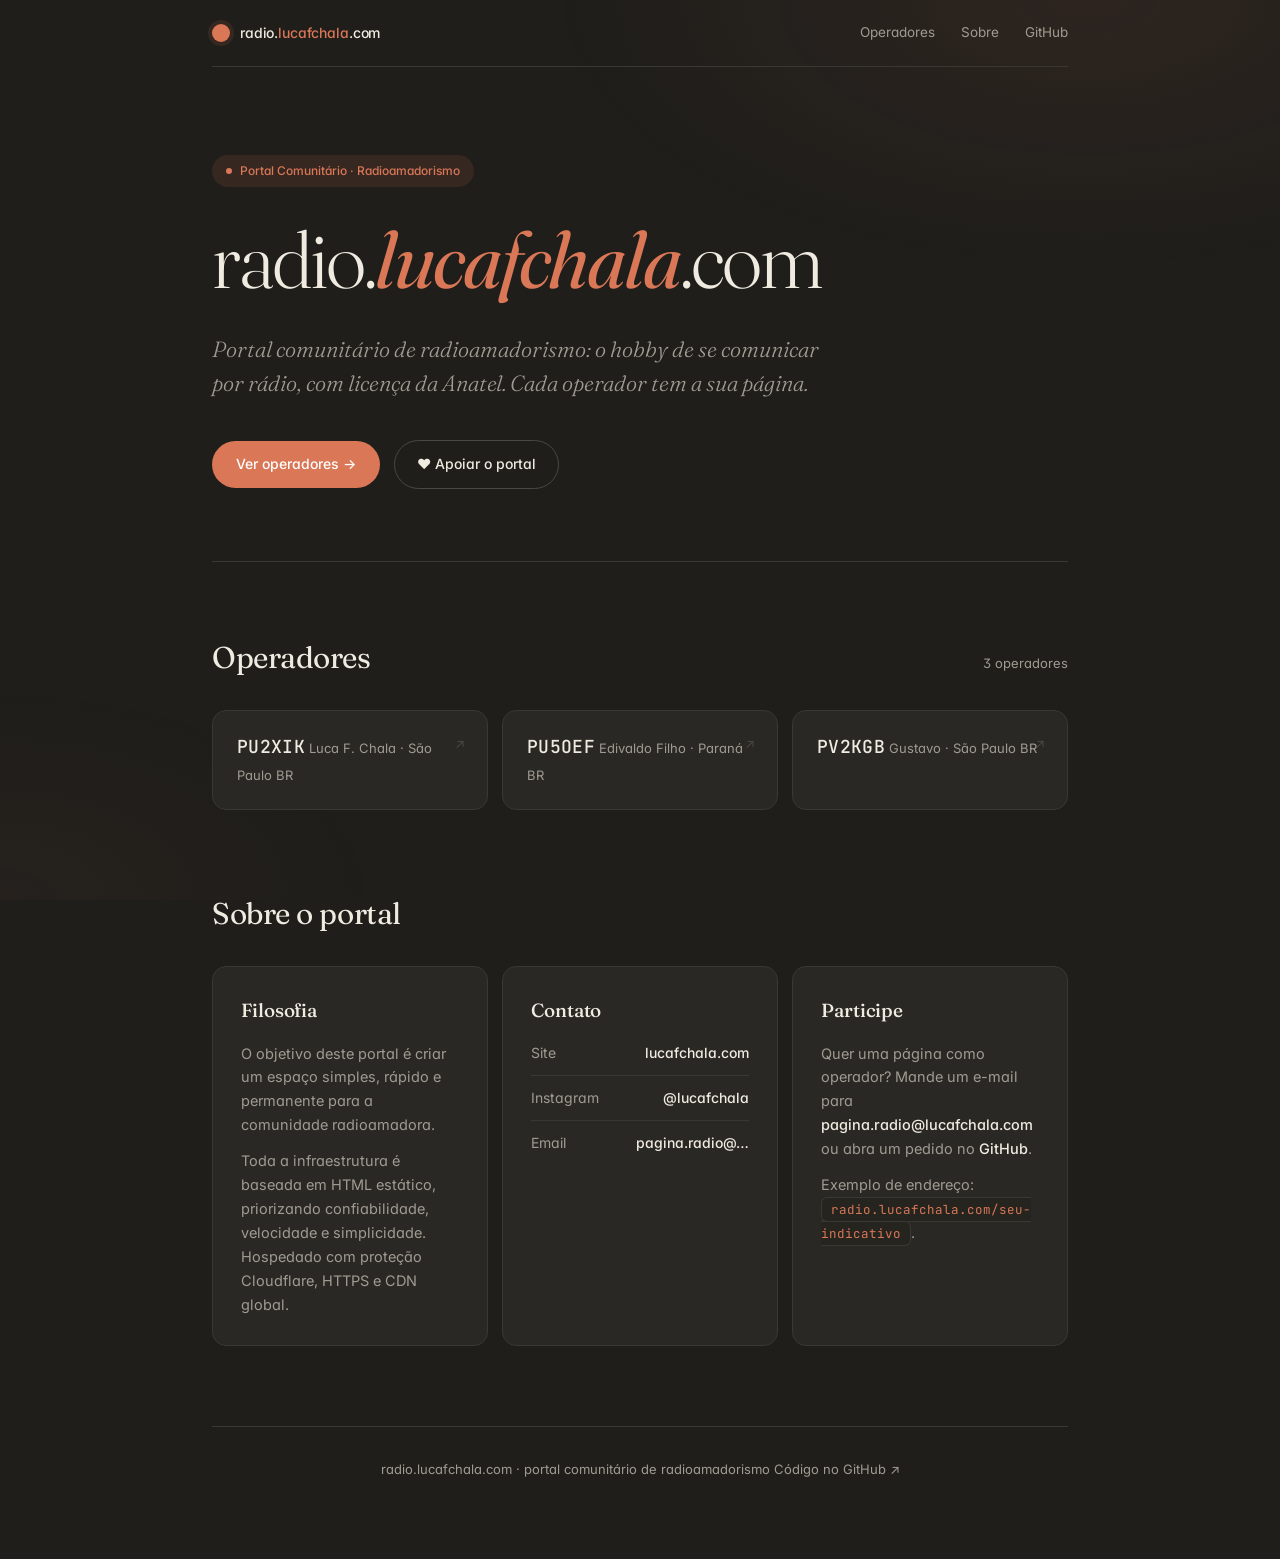
<file: index.html>
<!DOCTYPE html>
<html lang="pt-BR">

<head>
    <meta charset="UTF-8">
    <meta name="viewport" content="width=device-width, initial-scale=1.0">

    <!-- ── SEO Básico ── -->
    <title>radio.lucafchala.com — Portal Comunitário de Radioamadorismo</title>
    <meta name="description" content="Portal comunitário de radioamadorismo: páginas de operadores PY/PU, rastreamento APRS (posição por rádio) e modos digitais. Hospedado com Cloudflare Pages.">
    <meta name="keywords" content="radioamadorismo, APRS, VHF, UHF, DMR, rádio digital, PU2XIK, PU5OEF, PV2KGB, Brasil, ham radio">
    <meta name="author" content="Luca F. Chala — PU2XIK">
    <meta name="robots" content="index, follow">
    <meta name="theme-color" content="#1F1E1B">
    <link rel="canonical" href="https://radio.lucafchala.com/">

    <!-- ── Open Graph (WhatsApp, Facebook, Discord, Telegram) ── -->
    <meta property="og:type"        content="website">
    <meta property="og:url"         content="https://radio.lucafchala.com/">
    <meta property="og:title"       content="radio.lucafchala.com — Portal Comunitário de Radioamadorismo">
    <meta property="og:description" content="Portal comunitário de radioamadorismo: páginas de operadores PY/PU, rastreamento APRS (posição por rádio) e modos digitais.">
    <meta property="og:image"       content="https://radio.lucafchala.com/pu5oef/og-image.png">
    <meta property="og:image:width"  content="1200">
    <meta property="og:image:height" content="630">
    <meta property="og:locale"      content="pt_BR">
    <meta property="og:site_name"   content="Portal de Rádio — lucafchala.com">

    <!-- ── Twitter / X Card ── -->
    <meta name="twitter:card"        content="summary_large_image">
    <meta name="twitter:url"         content="https://radio.lucafchala.com/">
    <meta name="twitter:title"       content="radio.lucafchala.com — Portal Comunitário de Radioamadorismo">
    <meta name="twitter:description" content="Portal comunitário de radioamadorismo: páginas de operadores PY/PU, rastreamento APRS (posição por rádio) e modos digitais.">
    <meta name="twitter:image"       content="https://radio.lucafchala.com/pu5oef/og-image.png">

    <!-- ── Schema.org (Google) ── -->
    <script type="application/ld+json">
    {
      "@context": "https://schema.org",
      "@type": "WebSite",
      "name": "radio.lucafchala.com",
      "url": "https://radio.lucafchala.com/",
      "description": "Portal comunitário dedicado ao radioamadorismo, APRS, RF e modos digitais.",
      "publisher": {
        "@type": "Person",
        "name": "Luca F. Chala",
        "identifier": "PU2XIK",
        "url": "https://lucafchala.com"
      }
    }
    </script>

    <link rel="icon" type="image/svg+xml" href="favicon.svg">

    <link rel="stylesheet" href="/style.css">
    <link rel="stylesheet" href="/index.css">
</head>

<body>

<div class="container">

    <!-- ── Topbar ── -->
    <nav class="topbar">
        <a class="topbar-brand" href="/">
            <span class="topbar-brand-mark"></span>
            <span class="topbar-brand-text">radio.<em>lucafchala</em>.com</span>
        </a>
        <div class="topbar-nav">
            <a href="#operadores">Operadores</a>
            <a href="#portal">Sobre</a>
            <a href="https://github.com/lucafchala/portal_radio" target="_blank" rel="noopener">GitHub</a>
        </div>
    </nav>

    <!-- ── Hero ── -->
    <header class="hero">
        <div class="hero-eyebrow">Portal Comunitário · Radioamadorismo</div>

        <h1>radio.<em>lucafchala</em>.com</h1>

        <p class="hero-sub">
            Portal comunitário de radioamadorismo: o hobby de se comunicar
            por rádio, com licença da Anatel. Cada operador tem a sua página.
        </p>

        <div class="hero-actions">
            <a class="btn-primary" href="#operadores">
                Ver operadores →
            </a>
            <a class="btn-secondary" href="/doacoes/">
                ♥ Apoiar o portal
            </a>
        </div>
    </header>

    <!-- ── Operadores ── -->
    <section class="section" id="operadores">
        <div class="section-head">
            <h2 class="section-title">Operadores</h2>
            <span class="section-meta">3 operadores</span>
        </div>

        <div class="op-grid">

            <a class="op-card" href="/pu2xik/">
                <span class="op-callsign">PU2XIK</span>
                <span class="op-name">Luca F. Chala · São Paulo BR</span>
                <span class="op-arrow">↗</span>
            </a>

            <a class="op-card" href="/pu5oef/">
                <span class="op-callsign">PU5OEF</span>
                <span class="op-name">Edivaldo Filho · Paraná BR</span>
                <span class="op-arrow">↗</span>
            </a>

            <a class="op-card" href="/pv2kgb/">
                <span class="op-callsign">PV2KGB</span>
                <span class="op-name">Gustavo · São Paulo BR</span>
                <span class="op-arrow">↗</span>
            </a>
        </div>
        <!-- A página /pu2xyz/ é só o modelo para novos operadores: não entra na lista. -->
    </section>

    <!-- ── Sobre o portal ── -->
    <section class="section" id="portal">
        <div class="section-head">
            <h2 class="section-title">Sobre o portal</h2>
        </div>

        <div class="panel-row">

            <div class="panel">
                <h2>Filosofia</h2>
                <p>O objetivo deste portal é criar um espaço simples, rápido e permanente para a comunidade radioamadora.</p>
                <p>Toda a infraestrutura é baseada em HTML estático, priorizando confiabilidade, velocidade e simplicidade. Hospedado com proteção Cloudflare, HTTPS e CDN global.</p>
            </div>

            <div class="panel">
                <h2>Contato</h2>
                <ul>
                    <li>
                        <span>Site</span>
                        <a href="https://lucafchala.com" target="_blank" rel="noopener">lucafchala.com</a>
                    </li>
                    <li>
                        <span>Instagram</span>
                        <a href="https://lucafchala.com/instagram" target="_blank" rel="noopener">@lucafchala</a>
                    </li>
                    <li>
                        <span>Email</span>
                        <a href="mailto:pagina.radio@lucafchala.com">pagina.radio@…</a>
                    </li>
                </ul>
            </div>

            <div class="panel">
                <h2>Participe</h2>
                <p>Quer uma página como operador? Mande um e-mail para <a href="mailto:pagina.radio@lucafchala.com">pagina.radio@lucafchala.com</a> ou abra um pedido no <a href="https://github.com/lucafchala/portal_radio/issues" target="_blank" rel="noopener">GitHub</a>.</p>
                <p>Exemplo de endereço: <code>radio.lucafchala.com/seu-indicativo</code>.</p>
            </div>

        </div>
    </section>

    <footer>
        <span>radio.lucafchala.com · portal comunitário de radioamadorismo</span>
        <a href="https://github.com/lucafchala/portal_radio" target="_blank" rel="noopener">Código no GitHub ↗</a>
    </footer>

</div>

  <!-- Aviso de lançamento de álbum do fotos: só desenha algo com um álbum lançado em destaque. Ver o README. -->
  <script src="https://fotos.lucafchala.com/destaque.js" async></script>
</body>
</html>
</file>
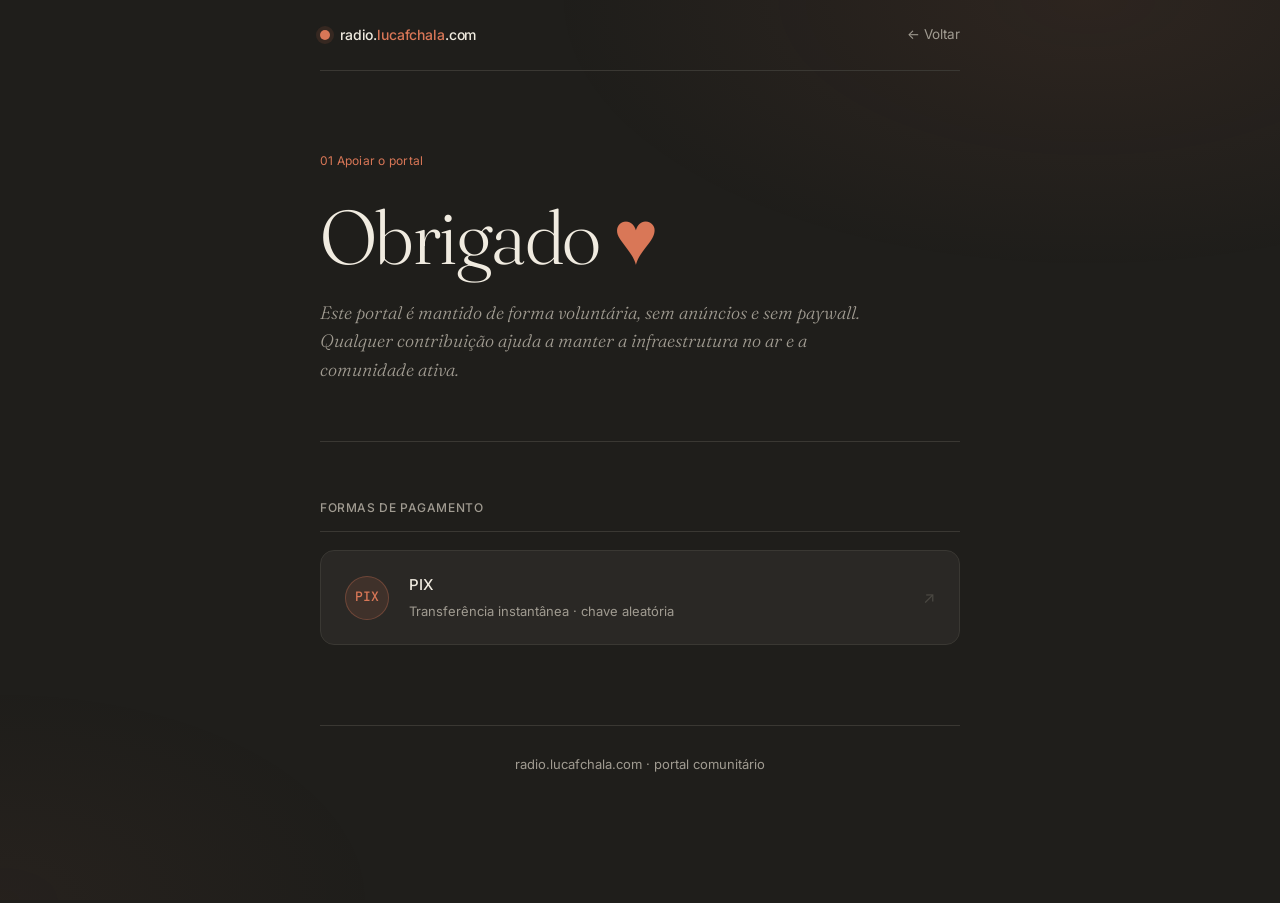
<file: doacoes/index.html>
<!DOCTYPE html>
<html lang="pt-BR">

<head>
    <meta charset="UTF-8">
    <meta name="viewport" content="width=device-width, initial-scale=1.0">
    <title>Apoiar o Portal — radio.lucafchala.com</title>
    <meta name="robots" content="noindex">
    <meta name="theme-color" content="#0A0B0D">
    <link rel="icon" type="image/svg+xml" href="/favicon.svg">
    <link rel="stylesheet" href="../style.css">
    <link rel="stylesheet" href="style.css">
</head>

<body>

<div class="container">

    <!-- ── Topbar ── -->
    <nav class="topbar">
        <a class="brand" href="/">
            <span class="brand-dot"></span>
            <span class="brand-text">radio.<em>lucafchala</em>.com</span>
        </a>
        <a class="back-link" href="/">← Voltar</a>
    </nav>

    <!-- ── Hero ── -->
    <header class="hero">
        <div class="section-num"><span>01</span> Apoiar o portal</div>
        <h1>Obrigado <span class="heart">♥</span></h1>
        <p>
            Este portal é mantido de forma voluntária, sem anúncios e sem paywall.
            Qualquer contribuição ajuda a manter a infraestrutura no ar
            e a comunidade ativa.
        </p>
    </header>

    <!-- ── Métodos ── -->
    <section>
        <div class="section-label">Formas de pagamento</div>

        <div class="methods-list">

            <div class="method-card" onclick="openPix()">
                <div class="method-icon">PIX</div>
                <div class="method-body">
                    <div class="method-name">PIX</div>
                    <div class="method-desc">Transferência instantânea · chave aleatória</div>
                </div>
                <span class="method-arrow">↗</span>
            </div>

            <!-- futuras formas de pagamento aqui -->

        </div>
    </section>

    <footer>
        radio.lucafchala.com · portal comunitário
    </footer>

</div>

<!-- Modal PIX -->
<div id="pix-modal" class="modal-overlay" style="display:none">
    <div class="modal-box">
        <h2>Pagamento via PIX</h2>
        <div class="modal-titular">Titular · Luca F Chala</div>
        <img src="/pix-qr.jpg" alt="QR Code PIX">
        <div class="modal-label">Chave PIX (aleatória)</div>
        <code class="pix-key">eb754dfc-2463-468c-8187-1a1c6f448937</code>
        <div class="modal-actions">
            <button class="copy-btn" onclick="copyPix()">Copiar chave</button>
            <button class="close-btn" onclick="closePix()">Fechar</button>
        </div>
    </div>
</div>

<script src="script.js"></script>

  <!-- Aviso de lançamento de álbum do fotos: só desenha algo com um álbum lançado em destaque. Ver o README. -->
  <script src="https://fotos.lucafchala.com/destaque.js" async></script>
</body>
</html>
</file>
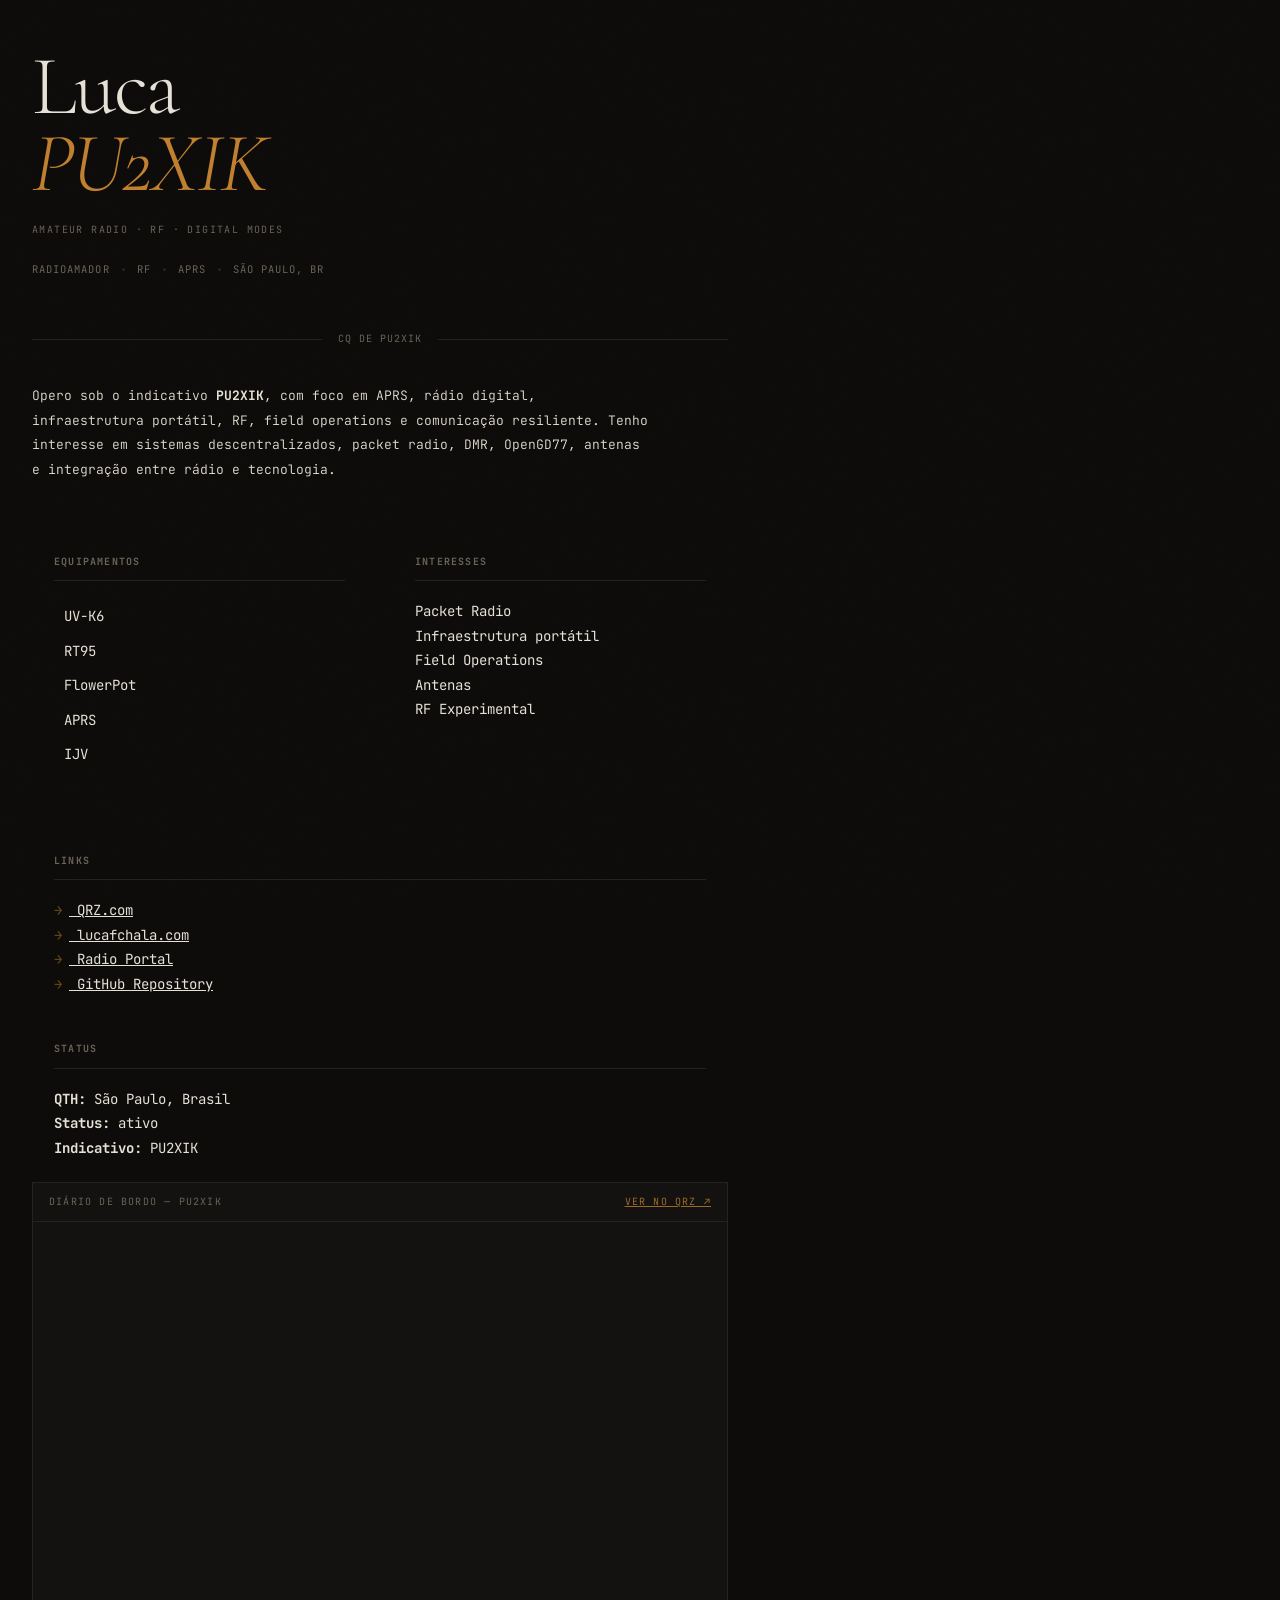
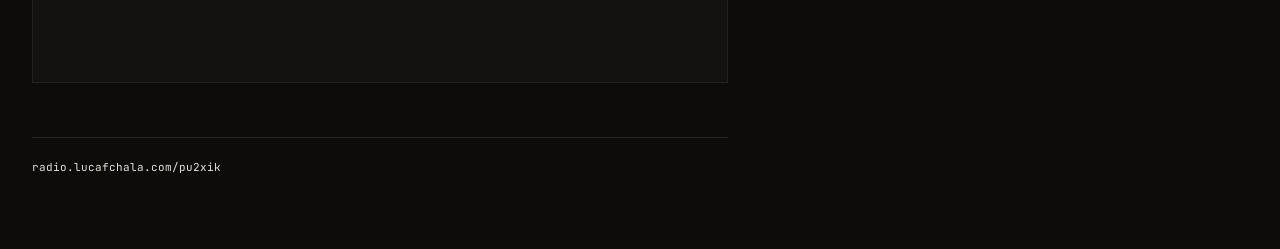
<file: pu2xik/index.html>
<!DOCTYPE html>
<html lang="pt-BR" data-theme="dark">

<head>
    <meta charset="UTF-8">
    <meta name="viewport" content="width=device-width, initial-scale=1.0">

    <!-- ── SEO Básico ── -->
    <title>PU2XIK — Luca F. Chala | Radioamador São Paulo</title>
    <meta name="description" content="Página de Luca F. Chala (PU2XIK), radioamador de São Paulo com foco em APRS, rádio digital, DMR, OpenGD77 e infraestrutura portátil.">
    <meta name="keywords" content="PU2XIK, radioamador, APRS, DMR, OpenGD77, packet radio, VHF, São Paulo, Brasil, ham radio">
    <meta name="author" content="Luca F. Chala — PU2XIK">
    <meta name="robots" content="index, follow">
    <meta name="theme-color" content="#0d0c0a">
    <link rel="canonical" href="https://radio.lucafchala.com/pu2xik/">

    <!-- ── Open Graph (WhatsApp, Facebook, Discord, Telegram) ── -->
    <meta property="og:type"        content="website">
    <meta property="og:url"         content="https://radio.lucafchala.com/pu2xik/">
    <meta property="og:title"       content="PU2XIK — Luca F. Chala | Radioamador São Paulo">
    <meta property="og:description" content="Radioamador de São Paulo com foco em APRS, rádio digital, DMR, OpenGD77 e infraestrutura portátil. RF experimental e field operations.">
    <meta property="og:image"       content="https://radio.lucafchala.com/pu5oef/og-image.png">
    <meta property="og:image:width"  content="1200">
    <meta property="og:image:height" content="630">
    <meta property="og:locale"      content="pt_BR">
    <meta property="og:site_name"   content="Portal de Rádio — lucafchala.com">

    <!-- ── Twitter / X Card ── -->
    <meta name="twitter:card"        content="summary_large_image">
    <meta name="twitter:url"         content="https://radio.lucafchala.com/pu2xik/">
    <meta name="twitter:title"       content="PU2XIK — Luca F. Chala | Radioamador São Paulo">
    <meta name="twitter:description" content="Radioamador de São Paulo com foco em APRS, rádio digital, DMR, OpenGD77 e infraestrutura portátil.">
    <meta name="twitter:image"       content="https://radio.lucafchala.com/pu5oef/og-image.png">

    <!-- ── Schema.org (Google) ── -->
    <script type="application/ld+json">
    {
      "@context": "https://schema.org",
      "@type": "ProfilePage",
      "name": "PU2XIK — Luca F. Chala",
      "url": "https://radio.lucafchala.com/pu2xik/",
      "description": "Página de radioamadorismo de Luca F. Chala (PU2XIK), operador de São Paulo.",
      "mainEntity": {
        "@type": "Person",
        "name": "Luca F. Chala",
        "identifier": "PU2XIK",
        "url": "https://radio.lucafchala.com/pu2xik/",
        "sameAs": [
          "https://www.qrz.com/db/PU2XIK",
          "https://lucafchala.com"
        ],
        "address": {
          "@type": "PostalAddress",
          "addressRegion": "São Paulo",
          "addressCountry": "BR"
        }
      }
    }
    </script>

    <link rel="icon" type="image/svg+xml" href="/favicon.svg">

    <link rel="preconnect" href="https://fonts.googleapis.com">
    <link rel="preconnect" href="https://fonts.gstatic.com" crossorigin>
    <link href="https://fonts.googleapis.com/css2?family=Cormorant+Garamond:wght@300;400;600&family=JetBrains+Mono:wght@300;400;500&display=swap" rel="stylesheet">

    <link rel="stylesheet" href="../style.css">
    <link rel="stylesheet" href="style.css">
</head>

<body>

    <header>

        <h1 class="name">
            Luca<br>
            <span class="callsign">PU2XIK</span>
        </h1>

        <p class="micro">
            amateur radio · rf · digital modes
        </p>

        <div class="tagline">
            <span>Radioamador</span>
            <span class="sep"></span>
            <span>RF</span>
            <span class="sep"></span>
            <span>APRS</span>
            <span class="sep"></span>
            <span>São Paulo, BR</span>
        </div>

    </header>

    <div class="rule">CQ DE PU2XIK</div>

    <p class="bio">
        Opero sob o indicativo <strong>PU2XIK</strong>,
        com foco em APRS, rádio digital, infraestrutura portátil,
        RF, field operations e comunicação resiliente.
        Tenho interesse em sistemas descentralizados,
        packet radio, DMR, OpenGD77, antenas e integração
        entre rádio e tecnologia.
    </p>

    <div class="grid">

        <div class="panel">

            <h2>Equipamentos</h2>

            <div class="badge">UV-K6</div>
            <div class="badge">RT95</div>
            <div class="badge">FlowerPot</div>
            <div class="badge">APRS</div>
            <div class="badge">IJV</div>

        </div>

        <div class="panel">

            <h2>Interesses</h2>

            <ul>
                <li>Packet Radio</li>
                <li>Infraestrutura portátil</li>
                <li>Field Operations</li>
                <li>Antenas</li>
                <li>RF Experimental</li>
            </ul>

        </div>

    </div>

    <div class="panel">

        <h2>Links</h2>

        <ul>

            <li>
                <a href="https://www.qrz.com/db/PU2XIK" target="_blank">
                    <span class="arr">→</span> QRZ.com
                </a>
            </li>

            <li>
                <a href="https://lucafchala.com" target="_blank">
                    <span class="arr">→</span> lucafchala.com
                </a>
            </li>

            <li>
                <a href="https://radio.lucafchala.com" target="_blank">
                    <span class="arr">→</span> Radio Portal
                </a>
            </li>

            <li>
                <a href="https://github.com/lucafchala/portal_radio" target="_blank">
                    <span class="arr">→</span> GitHub Repository
                </a>
            </li>

        </ul>

    </div>

    <div class="panel">

        <h2>Status</h2>

        <p><strong>QTH:</strong> São Paulo, Brasil</p>
        <p><strong>Status:</strong> ativo</p>
        <p><strong>Indicativo:</strong> PU2XIK</p>

    </div>

    <!-- ── Logbook QRZ ── -->
    <div class="logbook-wrap">
        <div class="logbook-top">
            <span>Diário de Bordo — PU2XIK</span>
            <a href="https://logbook.qrz.com/lbstat/PU2XIK/" target="_blank" rel="noopener">Ver no QRZ ↗</a>
        </div>
        <iframe
            src="https://logbook.qrz.com/lbstat/PU2XIK/"
            title="Diário de Bordo PU2XIK — QRZ Logbook"
            scrolling="auto"
            loading="lazy"
            referrerpolicy="no-referrer-when-downgrade"
        ></iframe>
    </div>

    <footer>
        radio.lucafchala.com/pu2xik
    </footer>

  <!-- Aviso de lançamento de álbum do fotos: só desenha algo com um álbum lançado em destaque. Ver o README. -->
  <script src="https://fotos.lucafchala.com/destaque.js" async></script>
</body>
</html>
</file>
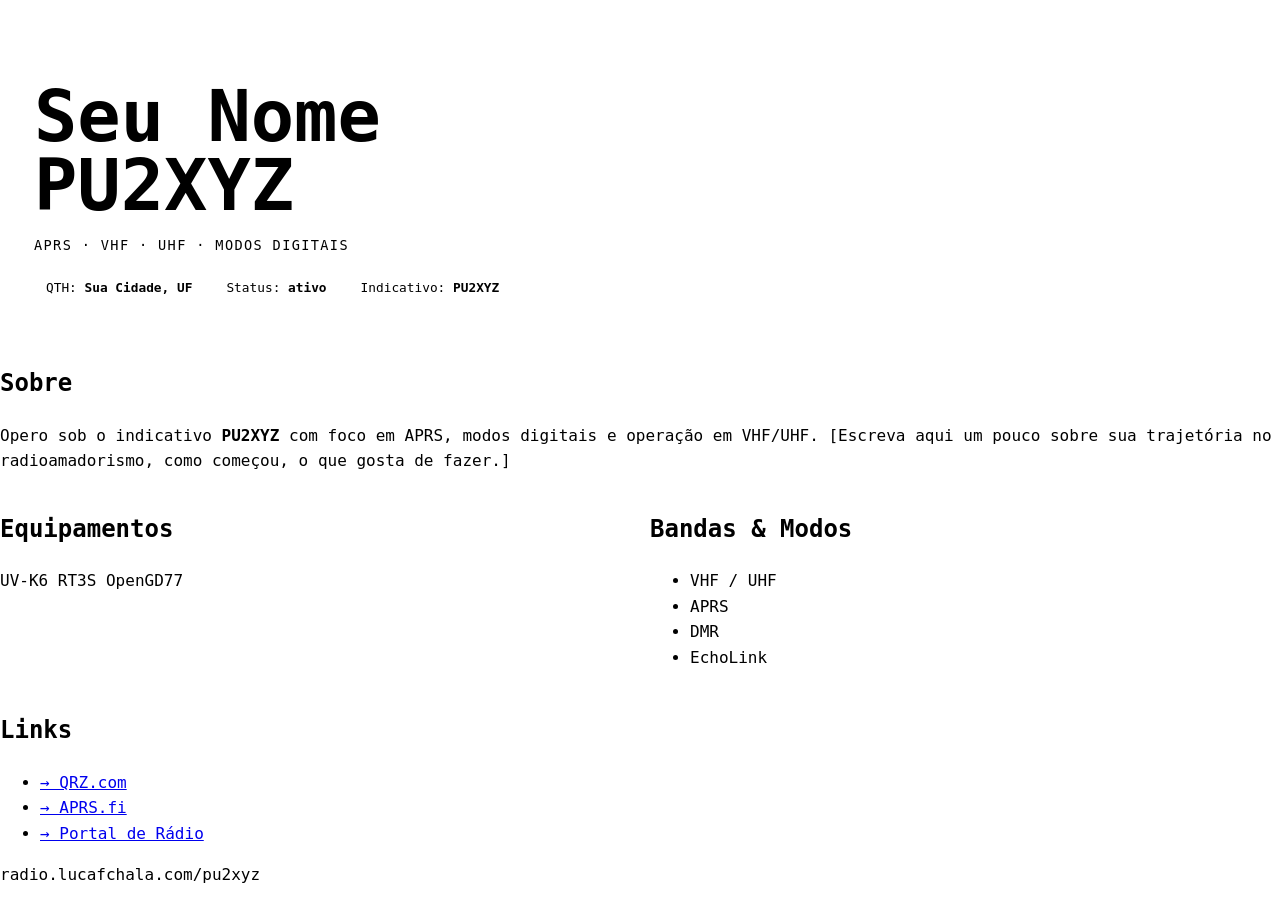
<file: pu2xyz/index.html>
<!DOCTYPE html>
<html lang="pt-BR">

<!--
    ╔══════════════════════════════════════════════════════════════╗
    ║  TEMPLATE DE PÁGINA — radio.lucafchala.com                  ║
    ║  Copie este arquivo para uma nova pasta com seu indicativo  ║
    ║  e substitua todos os valores marcados com [ALTERE AQUI].   ║
    ╚══════════════════════════════════════════════════════════════╝
-->

<head>
    <meta charset="UTF-8">
    <meta name="viewport" content="width=device-width, initial-scale=1.0">

    <!-- ── SEO Básico ── -->
    <!-- [ALTERE AQUI] Substitua PU2XYZ pelo seu indicativo e complete a descrição -->
    <title>PU2XYZ — Operador Exemplo | Radioamador Brasil</title>
    <meta name="description" content="Página de PU2XYZ, radioamador com interesse em APRS, modos digitais e VHF/UHF.">
    <meta name="keywords" content="PU2XYZ, radioamador, APRS, VHF, UHF, Brasil, ham radio">
    <meta name="author" content="PU2XYZ"> <!-- [ALTERE AQUI] -->
    <meta name="robots" content="index, follow">
    <link rel="canonical" href="https://radio.lucafchala.com/pu2xyz/"> <!-- [ALTERE AQUI] -->

    <!-- ── Open Graph ── -->
    <!-- Esses dados controlam como o link aparece no WhatsApp, Discord, etc. -->
    <!-- [ALTERE AQUI] todos os campos abaixo -->
    <meta property="og:type"        content="website">
    <meta property="og:url"         content="https://radio.lucafchala.com/pu2xyz/">
    <meta property="og:title"       content="PU2XYZ — Operador Exemplo | Radioamador Brasil">
    <meta property="og:description" content="Radioamador com interesse em APRS, modos digitais e VHF/UHF.">
    <meta property="og:locale"      content="pt_BR">
    <meta property="og:site_name"   content="Portal de Rádio — lucafchala.com">
    <!-- Opcional: adicione og:image apontando para uma imagem sua (1200x630px) -->
    <!-- <meta property="og:image" content="https://radio.lucafchala.com/pu2xyz/og-image.png"> -->

    <!-- ── Twitter / X Card ── -->
    <meta name="twitter:card"        content="summary">
    <meta name="twitter:title"       content="PU2XYZ — Operador Exemplo">
    <meta name="twitter:description" content="Radioamador com interesse em APRS, modos digitais e VHF/UHF.">

    <!-- ── Schema.org (Google) ── -->
    <!-- [ALTERE AQUI] Substitua os dados abaixo pelos seus -->
    <script type="application/ld+json">
    {
      "@context": "https://schema.org",
      "@type": "ProfilePage",
      "name": "PU2XYZ — Operador Exemplo",
      "url": "https://radio.lucafchala.com/pu2xyz/",
      "description": "Página de radioamadorismo de PU2XYZ.",
      "mainEntity": {
        "@type": "Person",
        "name": "Seu Nome Aqui",
        "identifier": "PU2XYZ",
        "url": "https://radio.lucafchala.com/pu2xyz/",
        "sameAs": [
          "https://www.qrz.com/db/PU2XYZ"
        ],
        "address": {
          "@type": "PostalAddress",
          "addressRegion": "São Paulo",
          "addressCountry": "BR"
        }
      }
    }
    </script>

    <link rel="icon" type="image/svg+xml" href="/favicon.svg">

    <!-- CSS compartilhado do portal (variáveis, reset, componentes base) -->
    <link rel="stylesheet" href="../style.css">

    <link rel="stylesheet" href="style.css">
</head>

<body>

<div class="container">

    <!-- ── Hero ── -->
    <!-- [ALTERE AQUI] Coloque seu nome e indicativo -->
    <div class="hero">
        <h1>
            Seu Nome<br>
            <span class="callsign">PU2XYZ</span>
        </h1>
        <p class="hero-sub">APRS · VHF · UHF · Modos Digitais</p>
        <!-- [ALTERE AQUI] Troque pelas bandas/modos que você opera -->

        <div class="status-row">
            <div class="status-item">QTH: <strong>Sua Cidade, UF</strong></div>
            <div class="status-item">Status: <strong>ativo</strong></div>
            <div class="status-item">Indicativo: <strong>PU2XYZ</strong></div>
        </div>
    </div>

    <!-- ── Sobre ── -->
    <!-- [ALTERE AQUI] Escreva um parágrafo sobre você e sua trajetória no rádio -->
    <div class="panel">
        <h2>Sobre</h2>
        <p>
            Opero sob o indicativo <strong>PU2XYZ</strong> com foco em APRS,
            modos digitais e operação em VHF/UHF. [Escreva aqui um pouco sobre
            sua trajetória no radioamadorismo, como começou, o que gosta de fazer.]
        </p>
    </div>

    <!-- ── Equipamentos + Bandas ── -->
    <div class="grid">

        <!-- [ALTERE AQUI] Liste seus equipamentos como badges -->
        <div class="panel">
            <h2>Equipamentos</h2>
            <span class="badge">UV-K6</span>
            <span class="badge">RT3S</span>
            <span class="badge">OpenGD77</span>
            <!-- Adicione ou remova badges conforme seu equipamento -->
        </div>

        <!-- [ALTERE AQUI] Liste as bandas e modos que você opera -->
        <div class="panel">
            <h2>Bandas &amp; Modos</h2>
            <ul>
                <li>VHF / UHF</li>
                <li>APRS</li>
                <li>DMR</li>
                <li>EchoLink</li>
                <!-- Adicione ou remova conforme necessário -->
            </ul>
        </div>

    </div>

    <!-- ── Links ── -->
    <!-- [ALTERE AQUI] Adicione seus links externos -->
    <div class="panel">
        <h2>Links</h2>
        <ul>
            <li>
                <a href="https://www.qrz.com/db/PU2XYZ" target="_blank" rel="noopener">
                    → QRZ.com
                </a>
            </li>
            <li>
                <a href="https://aprs.fi/info/a/PU2XYZ" target="_blank" rel="noopener">
                    → APRS.fi
                </a>
            </li>
            <li>
                <a href="https://radio.lucafchala.com" target="_blank" rel="noopener">
                    → Portal de Rádio
                </a>
            </li>
            <!-- Adicione outros links: Instagram, site pessoal, etc. -->
        </ul>
    </div>

    <footer>
        radio.lucafchala.com/pu2xyz
        <!-- [ALTERE AQUI] Troque pu2xyz pelo seu indicativo -->
    </footer>

</div>

  <!-- Aviso de lançamento de álbum do fotos: só desenha algo com um álbum lançado em destaque. Ver o README. -->
  <script src="https://fotos.lucafchala.com/destaque.js" async></script>
</body>
</html>
</file>
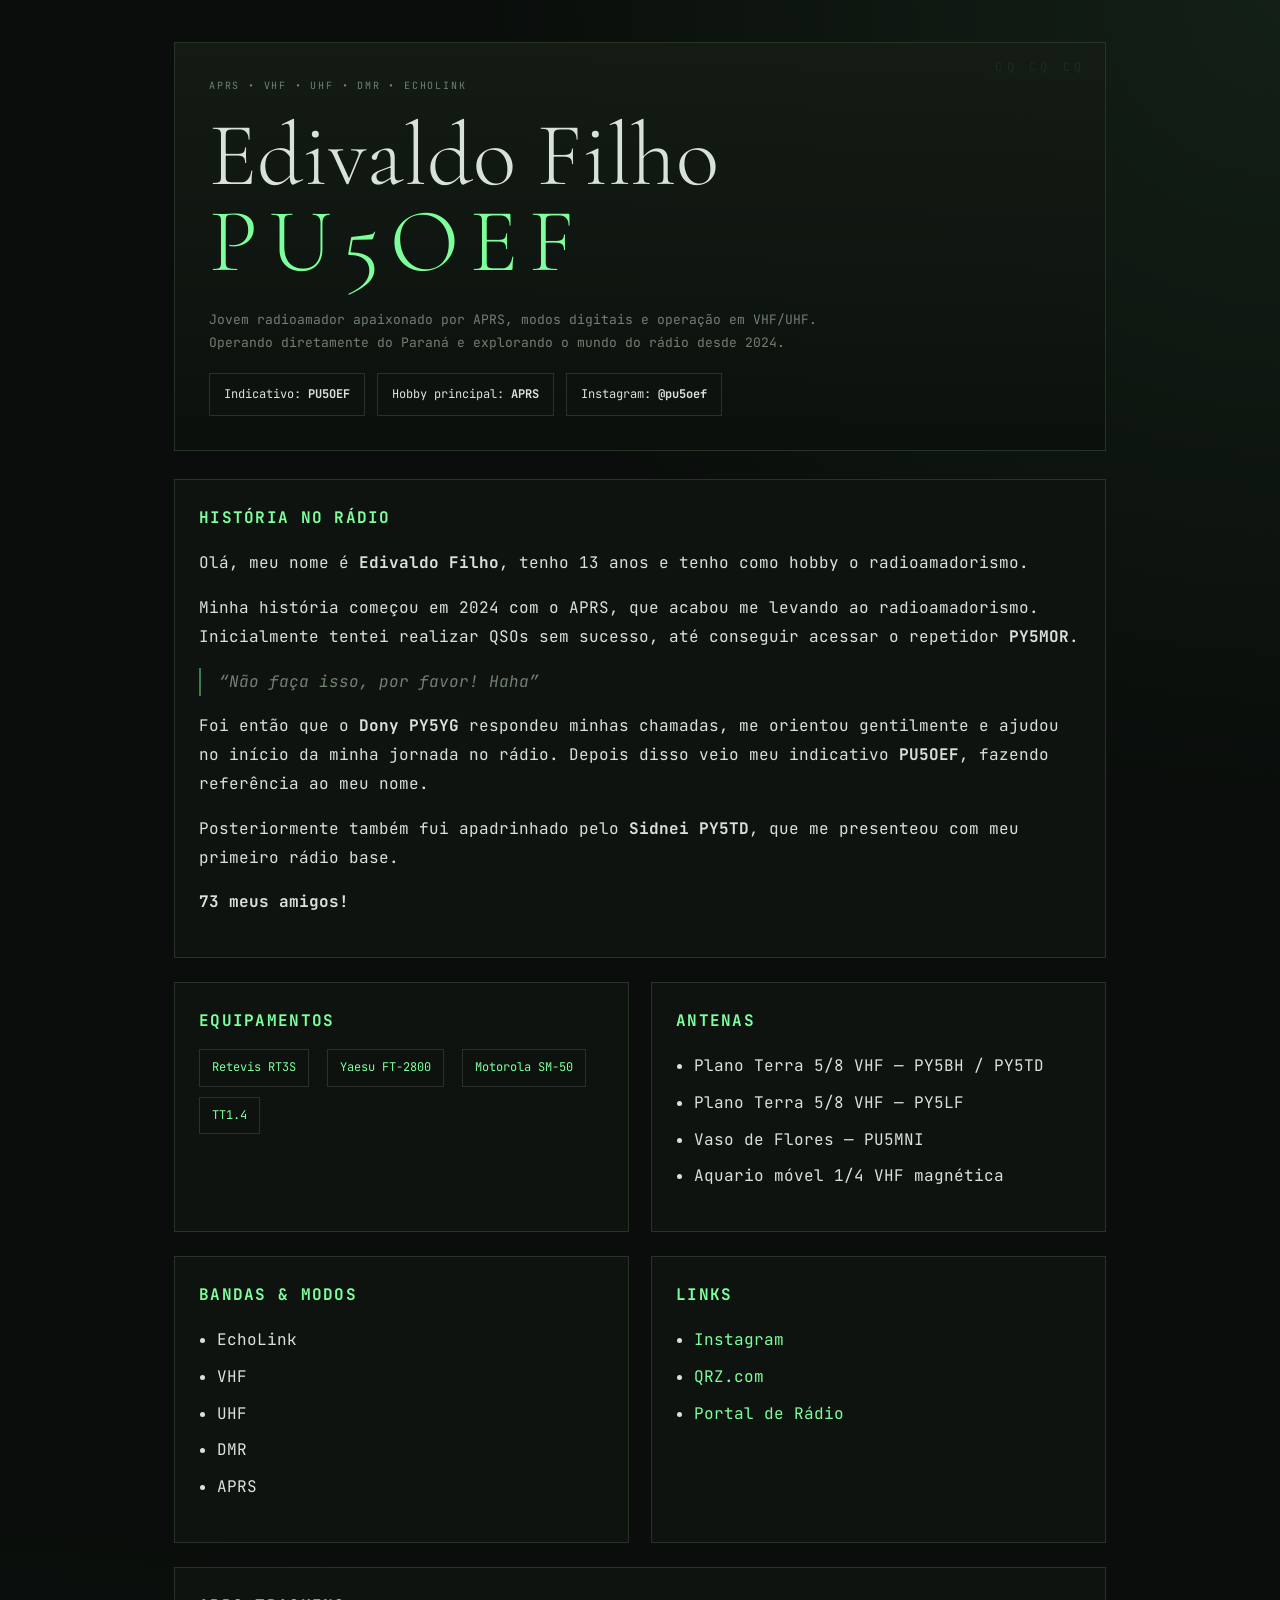
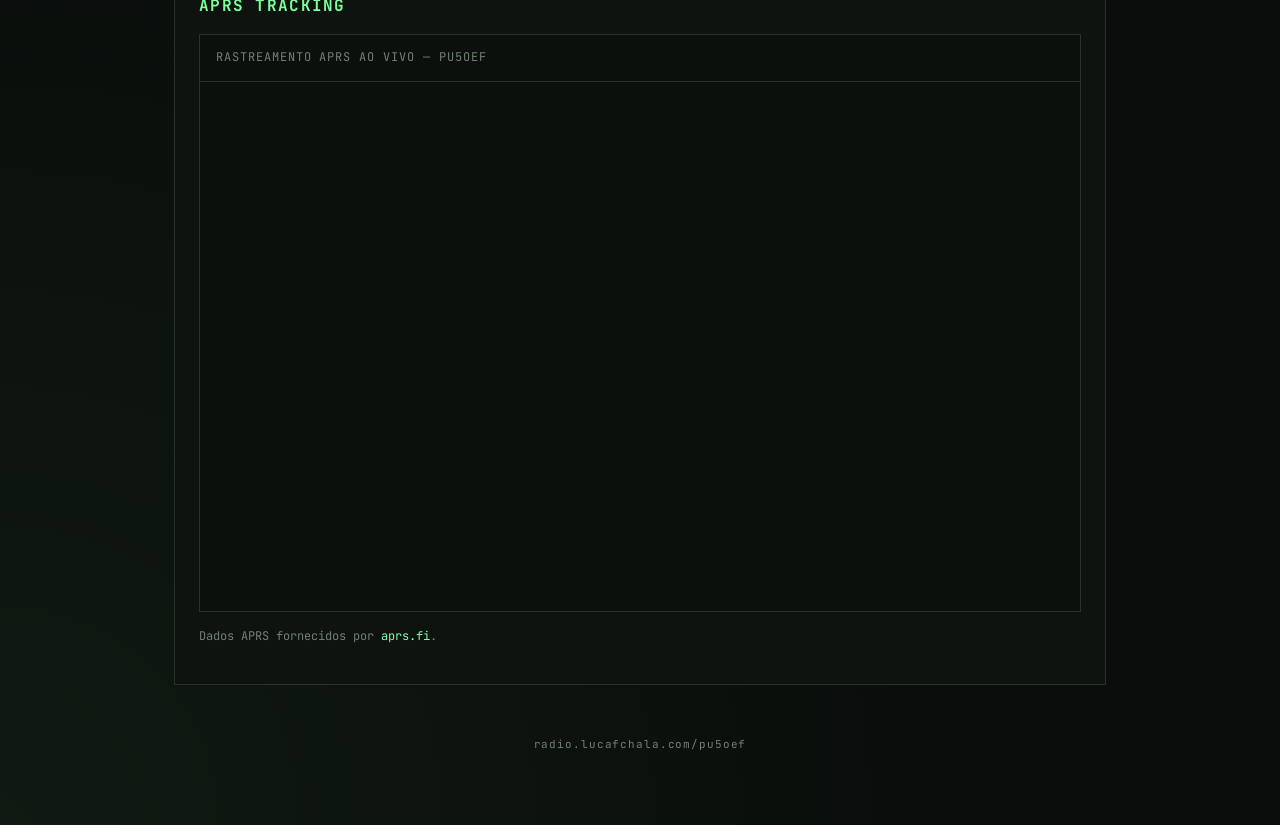
<file: PU5OEF/index.html>
<!DOCTYPE html>
<html lang="pt-BR">

<head>
    <meta charset="UTF-8">
    <meta name="viewport" content="width=device-width, initial-scale=1.0">

    <title>PU5OEF — Edivaldo Filho</title>

    <meta name="description" content="Página de radioamadorismo de Edivaldo Filho (PU5OEF).">

    <link rel="icon" href="https://tucas.omg.lol/favicon.ico">

    <link rel="preconnect" href="https://fonts.googleapis.com">
    <link rel="preconnect" href="https://fonts.gstatic.com" crossorigin>

    <link href="https://fonts.googleapis.com/css2?family=JetBrains+Mono:wght@300;400;500&family=Cormorant+Garamond:wght@300;400;600&display=swap" rel="stylesheet">

    <style>
        :root {
            --bg: #0a0d0b;
            --panel: #111612;
            --border: #283328;
            --text: #d9e2d8;
            --muted: #728072;
            --accent: #7dff9c;
            --accent-dim: #3f7d4d;
        }

        * {
            box-sizing: border-box;
        }

        body {
            margin: 0;
            background:
                radial-gradient(circle at top right, rgba(125,255,156,0.08), transparent 30%),
                radial-gradient(circle at bottom left, rgba(125,255,156,0.05), transparent 35%),
                var(--bg);

            color: var(--text);

            font-family: "JetBrains Mono", monospace;
            line-height: 1.8;
        }

        body::after {
            content: '';
            position: fixed;
            inset: 0;
            pointer-events: none;
            opacity: 0.18;

            background-image:
                linear-gradient(rgba(255,255,255,0.02) 1px, transparent 1px);

            background-size: 100% 4px;
        }

        .container {
            max-width: 980px;
            margin: auto;
            padding: 42px 24px 70px;
        }

        .hero {
            border: 1px solid var(--border);
            background: linear-gradient(180deg, rgba(20,28,20,0.95), rgba(12,16,13,0.96));
            padding: 34px;
            margin-bottom: 28px;
            position: relative;
            overflow: hidden;
        }

        .hero::before {
            content: "CQ CQ CQ";
            position: absolute;
            top: 14px;
            right: 20px;
            color: rgba(125,255,156,0.08);
            font-size: 12px;
            letter-spacing: 0.35em;
        }

        .tagline {
            color: var(--muted);
            text-transform: uppercase;
            font-size: 10px;
            letter-spacing: 0.18em;
            margin-bottom: 18px;
        }

        h1 {
            margin: 0;
            line-height: 0.95;
            font-family: "Cormorant Garamond", serif;
            font-size: clamp(52px, 10vw, 90px);
            font-weight: 300;
        }

        .callsign {
            color: var(--accent);
            letter-spacing: 0.12em;
        }

        .hero p {
            max-width: 650px;
            color: var(--muted);
            margin-top: 24px;
            font-size: 13px;
        }

        .panel {
            background: rgba(15,20,16,0.94);
            border: 1px solid var(--border);
            padding: 24px;
            margin-bottom: 24px;
        }

        h2 {
            margin-top: 0;
            color: var(--accent);
            font-size: 16px;
            letter-spacing: 0.08em;
            text-transform: uppercase;
        }

        .grid {
            display: grid;
            grid-template-columns: repeat(auto-fit, minmax(280px, 1fr));
            gap: 22px;
        }

        .badge {
            display: inline-block;
            border: 1px solid var(--border);
            padding: 7px 12px;
            margin-right: 8px;
            margin-bottom: 10px;
            background: #0d120f;
            color: var(--accent);
            font-size: 12px;
        }

        ul {
            padding-left: 18px;
        }

        li {
            margin-bottom: 8px;
        }

        a {
            color: var(--accent);
            text-decoration: none;
        }

        a:hover {
            text-decoration: underline;
        }

        .quote {
            padding-left: 18px;
            border-left: 2px solid var(--accent-dim);
            color: var(--muted);
            font-style: italic;
        }

        .aprs-box {
            border: 1px solid var(--border);
            overflow: hidden;
            background: #0b100c;
        }

        .aprs-top {
            padding: 12px 16px;
            border-bottom: 1px solid var(--border);
            font-size: 12px;
            color: var(--muted);
            letter-spacing: 0.08em;
            text-transform: uppercase;
        }

        iframe {
            width: 100%;
            height: 520px;
            border: none;
        }

        footer {
            margin-top: 50px;
            text-align: center;
            color: var(--muted);
            font-size: 11px;
            letter-spacing: 0.08em;
        }

        code {
            color: var(--accent);
        }

        .station-info {
            display: flex;
            gap: 12px;
            flex-wrap: wrap;
            margin-top: 18px;
        }

        .info-box {
            border: 1px solid var(--border);
            padding: 10px 14px;
            background: #0d120f;
            font-size: 12px;
        }

        @media (max-width: 700px) {
            .container {
                padding: 28px 18px 50px;
            }

            .hero,
            .panel {
                padding: 20px;
            }

            iframe {
                height: 420px;
            }
        }
    </style>
</head>

<body>

<div class="container">

    <section class="hero">

        <div class="tagline">
            APRS • VHF • UHF • DMR • EchoLink
        </div>

        <h1>
            Edivaldo Filho<br>
            <span class="callsign">PU5OEF</span>
        </h1>

        <p>
            Jovem radioamador apaixonado por APRS, modos digitais e operação em VHF/UHF.
            Operando diretamente do Paraná e explorando o mundo do rádio desde 2024.
        </p>

        <div class="station-info">
            <div class="info-box">
                Indicativo: <strong>PU5OEF</strong>
            </div>

            <div class="info-box">
                Hobby principal: <strong>APRS</strong>
            </div>

            <div class="info-box">
                Instagram: <strong>@pu5oef</strong>
            </div>
        </div>

    </section>

    <section class="panel">

        <h2>História no Rádio</h2>

        <p>
            Olá, meu nome é <strong>Edivaldo Filho</strong>, tenho 13 anos
            e tenho como hobby o radioamadorismo.
        </p>

        <p>
            Minha história começou em 2024 com o APRS, que acabou me levando
            ao radioamadorismo. Inicialmente tentei realizar QSOs sem sucesso,
            até conseguir acessar o repetidor <strong>PY5MOR</strong>.
        </p>

        <div class="quote">
            “Não faça isso, por favor! Haha”
        </div>

        <p>
            Foi então que o <strong>Dony PY5YG</strong> respondeu minhas chamadas,
            me orientou gentilmente e ajudou no início da minha jornada no rádio.
            Depois disso veio meu indicativo <strong>PU5OEF</strong>,
            fazendo referência ao meu nome.
        </p>

        <p>
            Posteriormente também fui apadrinhado pelo
            <strong>Sidnei PY5TD</strong>, que me presenteou
            com meu primeiro rádio base.
        </p>

        <p>
            <strong>73 meus amigos!</strong>
        </p>

    </section>

    <div class="grid">

        <section class="panel">

            <h2>Equipamentos</h2>

            <div class="badge">Retevis RT3S</div>
            <div class="badge">Yaesu FT-2800</div>
            <div class="badge">Motorola SM-50</div>
            <div class="badge">TT1.4</div>

        </section>

        <section class="panel">

            <h2>Antenas</h2>

            <ul>
                <li>Plano Terra 5/8 VHF — PY5BH / PY5TD</li>
                <li>Plano Terra 5/8 VHF — PY5LF</li>
                <li>Vaso de Flores — PU5MNI</li>
                <li>Aquario móvel 1/4 VHF magnética</li>
            </ul>

        </section>

    </div>

    <div class="grid">

        <section class="panel">

            <h2>Bandas & Modos</h2>

            <ul>
                <li>EchoLink</li>
                <li>VHF</li>
                <li>UHF</li>
                <li>DMR</li>
                <li>APRS</li>
            </ul>

        </section>

        <section class="panel">

            <h2>Links</h2>

            <ul>
                <li>
                    <a href="https://www.instagram.com/pu5oef/" target="_blank">
                        Instagram
                    </a>
                </li>

                <li>
                    <a href="https://www.qrz.com/db/PU5OEF" target="_blank">
                        QRZ.com
                    </a>
                </li>

                <li>
                    <a href="https://radio.lucafchala.com" target="_blank">
                        Portal de Rádio
                    </a>
                </li>
            </ul>

        </section>

    </div>

    <section class="panel">

        <h2>APRS Tracking</h2>

        <div class="aprs-box">

            <div class="aprs-top">
                Rastreamento APRS ao vivo — PU5OEF
            </div>

            <iframe
                src="https://aprs.fi/#!call=a%2FPU5OEF&timerange=3600&tail=3600"
                loading="lazy">
            </iframe>

        </div>

        <p style="margin-top:14px; color:var(--muted); font-size:12px;">
            Dados APRS fornecidos por
            <a href="https://aprs.fi" target="_blank">aprs.fi</a>.
        </p>

    </section>

    <footer>
        radio.lucafchala.com/pu5oef
    </footer>

</div>

</body>
</html>
</file>
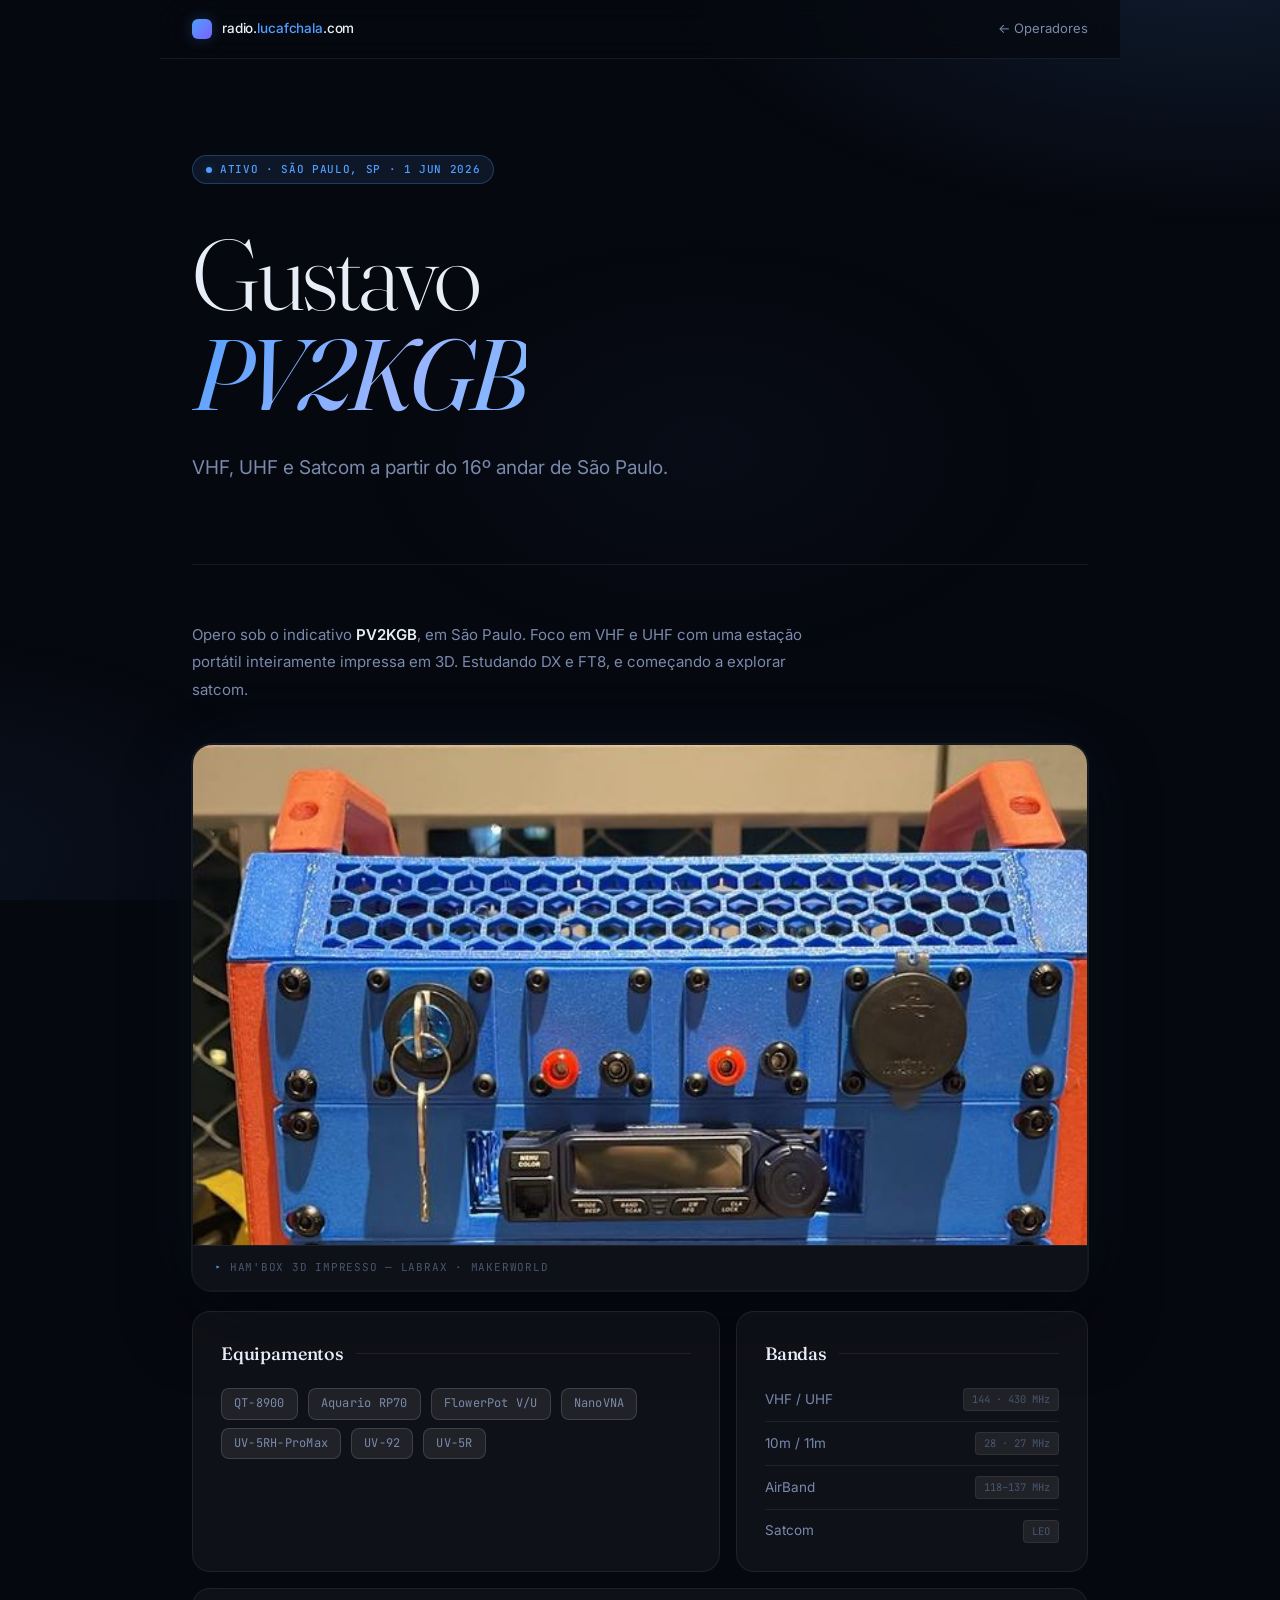
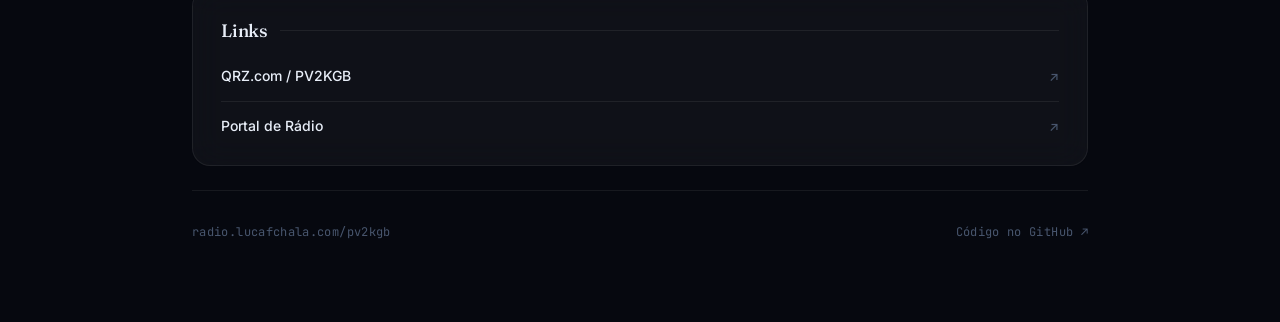
<file: pv2kgb/index.html>
<!DOCTYPE html>
<html lang="pt-BR" data-theme="dark">

<head>
    <meta charset="UTF-8">
    <meta name="viewport" content="width=device-width, initial-scale=1.0">

    <title>PV2KGB — Gustavo | Radioamador São Paulo</title>
    <meta name="description" content="Página de Gustavo (PV2KGB), radioamador de São Paulo operando em VHF/UHF com estação portátil 3D impressa. Explorando satcom, FT8 e DX.">
    <meta name="keywords" content="PV2KGB, radioamador, VHF, UHF, satcom, FT8, ham radio, São Paulo, Brasil">
    <meta name="author" content="Gustavo — PV2KGB">
    <meta name="robots" content="index, follow">
    <meta name="theme-color" content="#1F1E1B">
    <link rel="canonical" href="https://radio.lucafchala.com/pv2kgb/">

    <meta property="og:type"        content="website">
    <meta property="og:url"         content="https://radio.lucafchala.com/pv2kgb/">
    <meta property="og:title"       content="PV2KGB — Gustavo | Radioamador São Paulo">
    <meta property="og:description" content="Radioamador de São Paulo operando em VHF/UHF com estação portátil 3D impressa. Explorando satcom, FT8 e DX.">
    <meta property="og:image"       content="https://radio.lucafchala.com/pv2kgb/station.jpg">
    <meta property="og:image:width"  content="675">
    <meta property="og:image:height" content="1200">
    <meta property="og:locale"      content="pt_BR">
    <meta property="og:site_name"   content="Portal de Rádio — lucafchala.com">

    <meta name="twitter:card"        content="summary_large_image">
    <meta name="twitter:url"         content="https://radio.lucafchala.com/pv2kgb/">
    <meta name="twitter:title"       content="PV2KGB — Gustavo | Radioamador São Paulo">
    <meta name="twitter:description" content="Radioamador de São Paulo operando em VHF/UHF com estação portátil 3D impressa.">
    <meta name="twitter:image"       content="https://radio.lucafchala.com/pv2kgb/station.jpg">

    <script type="application/ld+json">
    {
      "@context": "https://schema.org",
      "@type": "ProfilePage",
      "name": "PV2KGB — Gustavo",
      "url": "https://radio.lucafchala.com/pv2kgb/",
      "description": "Página de radioamadorismo de Gustavo (PV2KGB), operador de São Paulo.",
      "mainEntity": {
        "@type": "Person",
        "name": "Gustavo",
        "identifier": "PV2KGB",
        "url": "https://radio.lucafchala.com/pv2kgb/",
        "sameAs": ["https://www.qrz.com/db/PV2KGB"],
        "address": {
          "@type": "PostalAddress",
          "addressRegion": "São Paulo",
          "addressCountry": "BR"
        }
      }
    }
    </script>

    <link rel="icon" type="image/svg+xml" href="/favicon.svg">
    <link rel="stylesheet" href="style.css">
</head>

<body>
<div class="container">

    <nav class="topbar">
        <a class="topbar-brand" href="/">
            <span class="topbar-brand-mark"></span>
            <span class="topbar-brand-text">radio.<em>lucafchala</em>.com</span>
        </a>
        <a class="topbar-back" href="/#operadores">← Operadores</a>
    </nav>

    <header class="hero">
        <div class="hero-eyebrow">Ativo · São Paulo, SP · 1 jun 2026</div>
        <h1>
            Gustavo<br>
            <em>PV2KGB</em>
        </h1>
        <p class="hero-sub">VHF, UHF e Satcom a partir do 16º andar de São Paulo.</p>
    </header>

    <p class="bio">
        Opero sob o indicativo <strong>PV2KGB</strong>, em São Paulo.
        Foco em VHF e UHF com uma estação portátil inteiramente impressa em 3D.
        Estudando DX e FT8, e começando a explorar satcom.
    </p>

    <!-- ── Foto da estação ── -->
    <figure class="station">
        <img src="station.jpg" alt="Ham'box de PV2KGB — estação portátil 3D impressa com QT-8900 e Aquario RP70">
        <figcaption>Ham'box 3D impresso — LabRax · MakerWorld</figcaption>
    </figure>

    <div class="panel-grid">

        <div class="panel">
            <h2>Equipamentos</h2>
            <span class="badge">QT-8900</span>
            <span class="badge">Aquario RP70</span>
            <span class="badge">FlowerPot V/U</span>
            <span class="badge">NanoVNA</span>
            <span class="badge">UV-5RH-ProMax</span>
            <span class="badge">UV-92</span>
            <span class="badge">UV-5R</span>
        </div>

        <div class="panel">
            <h2>Bandas</h2>
            <ul>
                <li>VHF / UHF <span class="band-tag">144 · 430 MHz</span></li>
                <li>10m / 11m <span class="band-tag">28 · 27 MHz</span></li>
                <li>AirBand <span class="band-tag">118–137 MHz</span></li>
                <li>Satcom <span class="band-tag">LEO</span></li>
            </ul>
        </div>

    </div>

    <!-- ── Links ── -->
    <div class="panel">
        <h2>Links</h2>
        <a href="https://www.qrz.com/db/PV2KGB" target="_blank" rel="noopener">
            QRZ.com / PV2KGB
            <span class="link-arrow">↗</span>
        </a>
        <a href="https://radio.lucafchala.com" target="_blank" rel="noopener">
            Portal de Rádio
            <span class="link-arrow">↗</span>
        </a>
    </div>

    <footer>
        <span>radio.lucafchala.com/pv2kgb</span>
        <a href="https://github.com/lucafchala/portal_radio" target="_blank" rel="noopener">Código no GitHub ↗</a>
    </footer>

</div>
  <!-- Aviso de lançamento de álbum do fotos: só desenha algo com um álbum lançado em destaque. Ver o README. -->
  <script src="https://fotos.lucafchala.com/destaque.js" async></script>
</body>
</html>
</file>
<file: style.css>
/* Estilos base compartilhados — radio.lucafchala.com
   Cada página define suas próprias variáveis e sobrescreve conforme necessário. */

*, *::before, *::after {
    box-sizing: border-box;
}

body {
    margin: 0;
}
</file>
<file: index.css>
@import url('https://fonts.googleapis.com/css2?family=Fraunces:opsz,wght@9..144,300;9..144,400;9..144,500;9..144,600&family=Inter:wght@300;400;500;600&family=JetBrains+Mono:wght@400;500&display=swap');

/* ── Claude dark palette ── */
:root {
    --bg: #1F1E1B;
    --bg-2: #25241F;
    --surface: #2A2825;
    --surface-2: #34322D;
    --border: #3A3833;
    --border-strong: #4A4842;
    --text: #F0EBE0;
    --muted: #A09B91;
    --muted-2: #7A7670;
    --accent: #D97757;
    --accent-hover: #C96442;
    --accent-soft: rgba(217, 119, 87, 0.12);
}

* { box-sizing: border-box; }

html { background: var(--bg); }

body {
    margin: 0;
    background: var(--bg);
    color: var(--text);
    font-family: "Inter", -apple-system, BlinkMacSystemFont, system-ui, sans-serif;
    font-size: 16px;
    line-height: 1.6;
    -webkit-font-smoothing: antialiased;
    text-rendering: optimizeLegibility;
    font-feature-settings: "ss01", "cv11";
}

body::before {
    content: '';
    position: fixed;
    inset: 0;
    pointer-events: none;
    background:
        radial-gradient(ellipse 70% 50% at 85% 0%, rgba(217, 119, 87, 0.08), transparent 60%),
        radial-gradient(ellipse 50% 40% at 0% 100%, rgba(217, 119, 87, 0.04), transparent 60%);
    z-index: 0;
}

.container {
    max-width: 920px;
    margin: 0 auto;
    padding: 0 32px 80px;
    position: relative;
    z-index: 1;
}

a { color: var(--text); text-decoration: none; }
a:hover { text-decoration: none; }
h1, h2, h3 { color: var(--text); margin: 0; }

/* ── Topbar ── */
.topbar {
    display: flex;
    justify-content: space-between;
    align-items: center;
    padding: 22px 0;
    font-size: 14px;
    border-bottom: 1px solid var(--border);
}

.topbar-brand {
    color: var(--text);
    text-decoration: none;
    font-weight: 500;
    letter-spacing: -0.01em;
    display: inline-flex;
    align-items: center;
    gap: 10px;
}

.topbar-brand-mark {
    width: 18px;
    height: 18px;
    background: var(--accent);
    border-radius: 50%;
    box-shadow: 0 0 0 4px var(--accent-soft);
    flex-shrink: 0;
}

.topbar-brand-text em {
    color: var(--accent);
    font-style: normal;
}

.topbar-nav {
    display: flex;
    gap: 26px;
    align-items: center;
}

.topbar-nav a {
    color: var(--muted);
    text-decoration: none;
    transition: color 0.15s;
    font-size: 13.5px;
}

.topbar-nav a:hover { color: var(--text); }

/* ── Hero ── */
.hero {
    padding: 88px 0 72px;
    border-bottom: 1px solid var(--border);
    margin-bottom: 72px;
    animation: rise 0.7s cubic-bezier(0.16,1,0.3,1) both;
}

.hero-eyebrow {
    display: inline-flex;
    align-items: center;
    gap: 8px;
    font-size: 12px;
    color: var(--accent);
    padding: 6px 14px;
    background: var(--accent-soft);
    border-radius: 999px;
    margin-bottom: 32px;
    font-weight: 500;
}

.hero-eyebrow::before {
    content: '';
    width: 6px;
    height: 6px;
    border-radius: 50%;
    background: var(--accent);
    animation: pulse 2.4s ease-in-out infinite;
}

@keyframes pulse {
    0%, 100% { opacity: 1; transform: scale(1); }
    50% { opacity: 0.4; transform: scale(0.85); }
}

.hero h1 {
    font-family: "Fraunces", Georgia, serif;
    font-size: clamp(46px, 7.5vw, 80px);
    font-weight: 300;
    line-height: 1.02;
    letter-spacing: -0.025em;
    color: var(--text);
    margin: 0 0 32px;
    font-feature-settings: "ss01";
}

.hero h1 em {
    font-style: italic;
    color: var(--accent);
    font-weight: 400;
}

.hero-sub {
    font-family: "Fraunces", Georgia, serif;
    font-size: clamp(18px, 2.2vw, 22px);
    color: var(--muted);
    line-height: 1.55;
    font-weight: 300;
    margin: 0 0 40px;
    max-width: 640px;
    font-style: italic;
}

.hero-actions {
    display: flex;
    gap: 14px;
    flex-wrap: wrap;
    align-items: center;
}

.btn-primary {
    display: inline-flex;
    align-items: center;
    gap: 8px;
    background: var(--accent);
    color: #fff;
    padding: 12px 24px;
    font-size: 14px;
    font-weight: 500;
    text-decoration: none;
    border-radius: 999px;
    transition: background 0.18s, transform 0.18s;
}

.btn-primary:hover {
    background: var(--accent-hover);
    text-decoration: none;
}

.btn-secondary {
    display: inline-flex;
    align-items: center;
    gap: 8px;
    background: transparent;
    color: var(--text);
    padding: 12px 22px;
    font-size: 14px;
    font-weight: 500;
    text-decoration: none;
    border-radius: 999px;
    border: 1px solid var(--border-strong);
    transition: border-color 0.18s, background 0.18s;
}

.btn-secondary:hover {
    border-color: var(--text);
    background: var(--surface);
    text-decoration: none;
}

/* ── Section ── */
.section {
    margin-bottom: 80px;
}

.section:nth-of-type(1) { animation: rise 0.7s 0.1s cubic-bezier(0.16,1,0.3,1) both; }
.section:nth-of-type(2) { animation: rise 0.7s 0.18s cubic-bezier(0.16,1,0.3,1) both; }

.section-head {
    display: flex;
    justify-content: space-between;
    align-items: baseline;
    margin-bottom: 28px;
    gap: 16px;
    flex-wrap: wrap;
}

.section-title {
    font-family: "Fraunces", Georgia, serif;
    font-size: 30px;
    font-weight: 400;
    color: var(--text);
    margin: 0;
    letter-spacing: -0.015em;
    font-feature-settings: "ss01";
}

.section-meta {
    font-size: 13px;
    color: var(--muted);
}

/* ── Operator cards ── */
.op-grid {
    display: grid;
    grid-template-columns: repeat(auto-fill, minmax(240px, 1fr));
    gap: 14px;
}

.op-card {
    background: var(--surface);
    border: 1px solid var(--border);
    border-radius: 14px;
    padding: 22px 24px;
    text-decoration: none;
    transition: border-color 0.2s, transform 0.2s, background 0.2s;
    display: block;
    position: relative;
    color: var(--text);
}

.op-card:hover {
    border-color: var(--accent);
    background: var(--surface-2);
    transform: translateY(-2px);
    text-decoration: none;
}

.op-callsign {
    font-family: "JetBrains Mono", monospace;
    font-size: 18px;
    font-weight: 500;
    color: var(--text);
    margin-bottom: 6px;
    letter-spacing: 0.02em;
    transition: color 0.15s;
}

.op-card:hover .op-callsign { color: var(--accent); }

.op-name {
    font-size: 13px;
    color: var(--muted);
}

.op-arrow {
    position: absolute;
    top: 22px;
    right: 22px;
    color: var(--border-strong);
    transition: color 0.2s, transform 0.2s;
    font-size: 13px;
}

.op-card:hover .op-arrow {
    color: var(--accent);
    transform: translate(2px, -2px);
}

/* ── Info panels ── */
.panel-row {
    display: grid;
    grid-template-columns: repeat(auto-fit, minmax(260px, 1fr));
    gap: 14px;
}

.panel {
    background: var(--surface);
    border: 1px solid var(--border);
    border-radius: 14px;
    padding: 28px;
    margin: 0;
}

.panel h2 {
    font-family: "Fraunces", Georgia, serif;
    font-size: 19px;
    font-weight: 500;
    color: var(--text);
    margin: 0 0 16px;
    letter-spacing: -0.005em;
}

.panel p {
    font-size: 14.5px;
    color: var(--muted);
    line-height: 1.65;
    margin: 0 0 12px;
}

.panel p:last-child { margin-bottom: 0; }

.panel ul {
    list-style: none;
    padding: 0;
    margin: 0;
}

.panel li {
    display: flex;
    justify-content: space-between;
    align-items: center;
    padding: 11px 0;
    font-size: 14px;
    border-bottom: 1px solid var(--border);
    gap: 12px;
}

.panel li:first-child { padding-top: 0; }
.panel li:last-child { border-bottom: none; padding-bottom: 0; }

.panel li span:first-child { color: var(--muted); }

.panel a {
    color: var(--text);
    text-decoration: none;
    font-weight: 500;
    transition: color 0.15s;
}

.panel a:hover {
    color: var(--accent);
    text-decoration: none;
}

.panel code {
    font-family: "JetBrains Mono", monospace;
    font-size: 12.5px;
    background: var(--bg-2);
    color: var(--accent);
    padding: 3px 9px;
    border-radius: 6px;
    border: 1px solid var(--border);
}

/* ── Footer ── */
footer {
    margin-top: 24px;
    padding-top: 32px;
    border-top: 1px solid var(--border);
    text-align: center;
    color: var(--muted);
    font-size: 13px;
}

footer a {
    color: var(--muted);
    text-decoration: none;
    border-bottom: 1px solid transparent;
    transition: color 0.15s, border-color 0.15s;
}

footer a:hover {
    color: var(--accent);
    border-color: var(--accent);
}

/* ── Animations ── */
@keyframes rise {
    from { opacity: 0; transform: translateY(10px); }
    to   { opacity: 1; transform: translateY(0); }
}

/* ── Mobile ── */
@media (max-width: 640px) {
    .container { padding: 0 20px 60px; }
    .topbar { padding: 18px 0; }
    .topbar-nav { gap: 18px; }
    .hero { padding: 56px 0 48px; margin-bottom: 56px; }
    .section { margin-bottom: 56px; }
    .section-title { font-size: 24px; }
    .panel { padding: 24px; }
    .hero-actions { width: 100%; }
    .btn-primary, .btn-secondary { flex: 1; justify-content: center; }
}
</file>
<file: doacoes/style.css>
@import url('https://fonts.googleapis.com/css2?family=Fraunces:opsz,wght@9..144,300;9..144,400;9..144,500&family=Inter:wght@300;400;500;600&family=JetBrains+Mono:wght@400;500&display=swap');

:root {
    --bg:           #1F1E1B;
    --bg-2:         #25241F;
    --surface:      #2A2825;
    --surface-2:    #34322D;
    --border:       #3A3833;
    --border-strong:#4A4842;
    --text:         #F0EBE0;
    --muted:        #A09B91;
    --muted-2:      #7A7670;
    --accent:       #D97757;
    --accent-hover: #C96442;
    --accent-soft:  rgba(217, 119, 87, 0.12);
}

* { box-sizing: border-box; }

html { background: var(--bg); }

body {
    margin: 0;
    background: var(--bg);
    color: var(--text);
    font-family: "Inter", -apple-system, system-ui, sans-serif;
    font-size: 15px;
    line-height: 1.6;
    -webkit-font-smoothing: antialiased;
}

body::before {
    content: '';
    position: fixed;
    inset: 0;
    pointer-events: none;
    background:
        radial-gradient(ellipse 70% 50% at 85% 0%, rgba(217, 119, 87, 0.08), transparent 60%),
        radial-gradient(ellipse 50% 40% at 0% 100%, rgba(217, 119, 87, 0.04), transparent 60%);
    z-index: 0;
}

.container {
    max-width: 720px;
    margin: 0 auto;
    padding: 0 40px 100px;
    position: relative;
    z-index: 1;
}

a { color: var(--text); text-decoration: none; }
a:hover { text-decoration: none; }

/* ── Topbar ── */
.topbar {
    display: flex;
    justify-content: space-between;
    align-items: center;
    padding: 24px 0;
    font-size: 13px;
    border-bottom: 1px solid var(--border);
}

.brand {
    display: inline-flex;
    align-items: center;
    gap: 10px;
    color: var(--text);
    font-weight: 500;
    font-size: 14px;
    letter-spacing: -0.01em;
}

.brand-dot {
    width: 10px;
    height: 10px;
    border-radius: 50%;
    background: var(--accent);
    box-shadow: 0 0 0 4px var(--accent-soft);
    flex-shrink: 0;
    animation: pulse 2.4s ease-in-out infinite;
}

@keyframes pulse {
    0%, 100% { opacity: 1; transform: scale(1); }
    50% { opacity: 0.5; transform: scale(0.85); }
}

.brand-text { color: var(--text); }
.brand-text em { color: var(--accent); font-style: normal; }

.back-link {
    font-size: 13.5px;
    color: var(--muted);
    transition: color 0.15s;
}

.back-link:hover { color: var(--text); }

/* ── Hero ── */
.hero {
    padding: 80px 0 56px;
    border-bottom: 1px solid var(--border);
    margin-bottom: 56px;
    animation: rise 0.7s cubic-bezier(0.16,1,0.3,1) both;
}

.section-num {
    font-size: 12px;
    color: var(--accent);
    margin-bottom: 28px;
    letter-spacing: 0.02em;
}

.hero h1 {
    font-family: "Fraunces", Georgia, serif;
    font-size: clamp(44px, 7vw, 76px);
    font-weight: 300;
    line-height: 1;
    letter-spacing: -0.02em;
    color: var(--text);
    margin: 0 0 24px;
}

.hero h1 .heart {
    color: var(--accent);
    font-style: italic;
}

.hero p {
    font-family: "Fraunces", Georgia, serif;
    font-size: 18px;
    color: var(--muted);
    line-height: 1.6;
    font-style: italic;
    font-weight: 300;
    max-width: 540px;
    margin: 0;
}

/* ── Method list ── */
.section-label {
    font-size: 12px;
    font-weight: 500;
    letter-spacing: 0.05em;
    text-transform: uppercase;
    color: var(--muted);
    margin-bottom: 18px;
    padding-bottom: 14px;
    border-bottom: 1px solid var(--border);
}

.methods-list {
    display: flex;
    flex-direction: column;
    gap: 12px;
    animation: rise 0.7s 0.1s cubic-bezier(0.16,1,0.3,1) both;
}

.method-card {
    background: var(--surface);
    border: 1px solid var(--border);
    padding: 22px 24px;
    cursor: pointer;
    transition: border-color 0.2s, background 0.2s, transform 0.2s;
    display: flex;
    align-items: center;
    gap: 20px;
    border-radius: 14px;
    position: relative;
}

.method-card:hover {
    border-color: var(--accent);
    background: var(--surface-2);
    transform: translateY(-2px);
}

.method-icon {
    width: 44px;
    height: 44px;
    border-radius: 50%;
    background: var(--accent-soft);
    border: 1px solid rgba(217, 119, 87, 0.3);
    display: flex;
    align-items: center;
    justify-content: center;
    color: var(--accent);
    font-family: "JetBrains Mono", monospace;
    font-size: 13px;
    font-weight: 500;
    flex-shrink: 0;
}

.method-body { flex: 1; }

.method-name {
    color: var(--text);
    font-size: 15px;
    font-weight: 500;
    margin-bottom: 4px;
    letter-spacing: -0.01em;
}

.method-desc {
    color: var(--muted);
    font-size: 13px;
}

.method-arrow {
    color: var(--border-strong);
    font-size: 16px;
    transition: color 0.2s, transform 0.2s;
}

.method-card:hover .method-arrow {
    color: var(--accent);
    transform: translate(2px, -2px);
}

/* ── Footer ── */
footer {
    margin-top: 80px;
    padding: 28px 0;
    border-top: 1px solid var(--border);
    text-align: center;
    font-size: 13px;
    color: var(--muted);
}

/* ── Modal ── */
.modal-overlay {
    position: fixed;
    inset: 0;
    background: rgba(10, 10, 8, 0.8);
    backdrop-filter: blur(8px);
    -webkit-backdrop-filter: blur(8px);
    display: flex;
    align-items: center;
    justify-content: center;
    z-index: 100;
    padding: 20px;
    animation: fadeIn 0.2s ease-out both;
}

@keyframes fadeIn {
    from { opacity: 0; }
    to { opacity: 1; }
}

.modal-box {
    background: var(--surface);
    border: 1px solid var(--border-strong);
    padding: 32px;
    max-width: 420px;
    width: 100%;
    border-radius: 20px;
    text-align: center;
    animation: pop 0.25s cubic-bezier(0.16,1,0.3,1) both;
    box-shadow: 0 24px 48px rgba(0,0,0,0.4);
}

@keyframes pop {
    from { opacity: 0; transform: translateY(12px) scale(0.98); }
    to   { opacity: 1; transform: translateY(0) scale(1); }
}

.modal-box h2 {
    font-family: "Fraunces", Georgia, serif;
    font-size: 28px;
    font-weight: 300;
    color: var(--text);
    margin: 0 0 4px;
    letter-spacing: -0.015em;
}

.modal-titular {
    font-size: 12px;
    color: var(--muted);
    margin: 4px 0 20px;
    letter-spacing: 0.04em;
}

.modal-box img {
    width: 220px;
    height: 220px;
    display: block;
    margin: 0 auto 20px;
    border: 1px solid var(--border);
    border-radius: 12px;
    background: var(--bg-2);
    padding: 10px;
}

.modal-label {
    font-size: 11px;
    letter-spacing: 0.08em;
    text-transform: uppercase;
    color: var(--muted);
    margin-bottom: 6px;
    text-align: left;
}

.pix-key {
    display: block;
    background: var(--bg-2);
    border: 1px solid var(--border);
    color: var(--accent);
    padding: 12px;
    font-family: "JetBrains Mono", monospace;
    font-size: 12px;
    word-break: break-all;
    margin: 0 0 20px;
    text-align: left;
    border-radius: 8px;
    letter-spacing: 0.02em;
}

.modal-actions {
    display: flex;
    gap: 10px;
    justify-content: center;
}

.copy-btn,
.close-btn {
    flex: 1;
    font-family: "Inter", sans-serif;
    font-size: 13px;
    font-weight: 500;
    padding: 12px 18px;
    cursor: pointer;
    transition: all 0.18s;
    border-radius: 999px;
}

.copy-btn {
    background: var(--accent);
    border: 1px solid var(--accent);
    color: #fff;
}

.copy-btn:hover {
    background: var(--accent-hover);
    border-color: var(--accent-hover);
}

.close-btn {
    background: transparent;
    border: 1px solid var(--border-strong);
    color: var(--text);
}

.close-btn:hover {
    border-color: var(--text);
    background: var(--surface-2);
}

/* ── Animations ── */
@keyframes rise {
    from { opacity: 0; transform: translateY(10px); }
    to   { opacity: 1; transform: translateY(0); }
}

/* ── Mobile ── */
@media (max-width: 640px) {
    .container { padding: 0 22px 60px; }
    .hero { padding: 56px 0 40px; margin-bottom: 40px; }
    .method-card { padding: 18px 20px; gap: 14px; }
    .method-icon { width: 38px; height: 38px; font-size: 12px; }
    .modal-box { padding: 24px; border-radius: 16px; }
    .modal-box img { width: 180px; height: 180px; }
}
</file>
<file: pu2xik/style.css>
/* Tema âmbar — sobrescreve variáveis do style.css compartilhado */
:root {
    --bg: #0d0c0a;
    --border: #252220;
    --text: #e6e1d6;
    --muted: #6a6358;
    --accent: #c08030;
    --accent-dim: #6a4818;
    --panel: #141210;
}

*, *::before, *::after {
    margin: 0;
    padding: 0;
}

html {
    background: var(--bg);
    color: var(--text);
    font-family: 'JetBrains Mono', monospace;
    font-size: 14px;
    line-height: 1.75;
    -webkit-font-smoothing: antialiased;
}

body {
    min-height: 100vh;
    max-width: 760px;
    padding: 48px 32px 72px;
}

body::after {
    content: '';
    position: fixed;
    inset: 0;
    pointer-events: none;
    z-index: 9999;
    background-image: url("data:image/svg+xml,%3Csvg xmlns='http://www.w3.org/2000/svg' width='300' height='300'%3E%3Cfilter id='n'%3E%3CfeTurbulence type='fractalNoise' baseFrequency='0.75' numOctaves='4' stitchTiles='stitch'/%3E%3C/filter%3E%3Crect width='300' height='300' filter='url(%23n)' opacity='0.035'/%3E%3C/svg%3E");
    opacity: 0.28;
}

header {
    margin-bottom: 52px;
    animation: rise 0.9s cubic-bezier(0.16,1,0.3,1) both;
}

.name {
    font-family: 'Cormorant Garamond', serif;
    font-size: clamp(56px, 11vw, 84px);
    font-weight: 300;
    line-height: 0.92;
    letter-spacing: -0.025em;
    margin-bottom: 18px;
}

.callsign {
    color: var(--accent);
    font-style: italic;
}

.micro {
    margin-bottom: 22px;
    color: var(--muted);
    font-size: 10px;
    letter-spacing: 0.14em;
    text-transform: uppercase;
}

.tagline {
    display: flex;
    align-items: center;
    gap: 12px;
    font-size: 10.5px;
    letter-spacing: 0.1em;
    text-transform: uppercase;
    color: var(--muted);
    flex-wrap: wrap;
}

.tagline .sep {
    width: 3px;
    height: 3px;
    border-radius: 50%;
    background: var(--border);
}

.rule {
    display: flex;
    align-items: center;
    gap: 16px;
    margin: 36px 0;
    color: var(--muted);
    font-size: 10px;
    letter-spacing: 0.1em;
}

.rule::before,
.rule::after {
    content: '';
    flex: 1;
    height: 1px;
    background: var(--border);
}

.bio {
    font-weight: 300;
    font-size: 13px;
    line-height: 1.9;
    margin-bottom: 48px;
    max-width: 620px;
}

.grid {
    display: grid;
    grid-template-columns: 1fr 1fr;
    gap: 26px;
    margin-bottom: 36px;
}

.panel {
    padding: 22px;
}

.panel h2 {
    font-size: 10px;
    letter-spacing: 0.12em;
    text-transform: uppercase;
    color: var(--muted);
    margin-bottom: 18px;
    padding-bottom: 10px;
    border-bottom: 1px solid var(--border);
}

.badge {
    padding: 5px 10px;
}

ul {
    list-style: none;
    padding-left: 0;
}

a {
    color: var(--text);
    transition: color 0.15s;
}

a:hover {
    color: var(--accent);
    text-decoration: none;
}

.arr {
    color: var(--accent-dim);
    margin-right: 7px;
    transition: transform 0.2s;
    display: inline-block;
}

a:hover .arr {
    color: var(--accent);
    transform: translateX(3px);
}

footer {
    margin-top: 54px;
    padding-top: 20px;
    border-top: 1px solid var(--border);
    font-size: 11px;
}

@keyframes rise {
    from { opacity: 0; transform: translateY(18px); }
    to   { opacity: 1; transform: translateY(0); }
}

/* ── Logbook iframe ── */
.logbook-wrap {
    border: 1px solid var(--border);
    background: var(--panel);
    overflow: hidden;
    margin-bottom: 26px;
}

.logbook-top {
    padding: 10px 16px;
    border-bottom: 1px solid var(--border);
    font-size: 10px;
    letter-spacing: 0.12em;
    text-transform: uppercase;
    color: var(--muted);
    display: flex;
    justify-content: space-between;
    align-items: center;
}

.logbook-top a {
    color: var(--accent);
    font-size: 10px;
    opacity: 0.8;
    transition: opacity 0.15s;
}

.logbook-top a:hover { opacity: 1; text-decoration: none; }

.logbook-wrap iframe {
    display: block;
    width: 100%;
    height: 460px;
    border: none;
    filter: invert(0.92) hue-rotate(30deg) brightness(0.82) saturate(0.55);
}

@media (max-width: 680px) {
    .grid {
        grid-template-columns: 1fr;
    }

    body {
        padding: 34px 22px 60px;
    }

    .logbook-wrap iframe { height: 360px; }
}
</file>
<file: pu2xyz/style.css>
/* [ALTERE AQUI] Troque --accent pela cor que preferir.
   Verde padrão (#7dff9c) já vem do style.css.
   Exemplos: #c08030 (âmbar), #5fa8ff (azul), #ff7d9c (rosa) */

body {
    font-family: Consolas, Monaco, monospace;
    line-height: 1.6;
}

/* Hero — seção de cabeçalho com callsign em destaque */
.hero {
    border: 1px solid var(--border);
    background: var(--panel);
    padding: 34px;
    margin-bottom: 25px;
}

.hero h1 {
    font-size: clamp(40px, 10vw, 72px);
    line-height: 0.95;
    margin-bottom: 16px;
}

.callsign {
    color: var(--accent);
}

.hero-sub {
    color: var(--muted);
    font-size: 0.85rem;
    letter-spacing: 0.1em;
    text-transform: uppercase;
}

/* Grade de 2 colunas para equipamentos + bandas */
.grid {
    display: grid;
    grid-template-columns: repeat(auto-fit, minmax(260px, 1fr));
    gap: 20px;
    margin-bottom: 25px;
}

/* Status — indicadores rápidos */
.status-row {
    display: flex;
    flex-wrap: wrap;
    gap: 10px;
    margin-top: 14px;
}

.status-item {
    border: 1px solid var(--border);
    padding: 7px 12px;
    font-size: 0.8rem;
    color: var(--muted);
}

.status-item strong {
    color: var(--text);
}

@media (max-width: 600px) {
    .hero { padding: 22px; }
}
</file>
<file: pv2kgb/style.css>
@import url('https://fonts.googleapis.com/css2?family=Fraunces:ital,opsz,wght@0,9..144,300;0,9..144,400;0,9..144,500;1,9..144,300;1,9..144,400&family=Inter:wght@300;400;500;600;700&family=JetBrains+Mono:wght@400;500;600&display=swap');

:root {
    --bg:             #06080F;
    --bg-2:           #090C1A;
    --surface:        rgba(255, 255, 255, 0.04);
    --surface-2:      rgba(255, 255, 255, 0.07);
    --border:         rgba(255, 255, 255, 0.07);
    --border-strong:  rgba(255, 255, 255, 0.14);
    --border-accent:  rgba(79, 158, 255, 0.28);
    --text:           #E8EEF8;
    --muted:          #7A8AAC;
    --muted-2:        #48566E;
    --accent:         #4F9EFF;
    --accent-bright:  #7BB5FF;
    --accent-hover:   #65ABFF;
    --accent-soft:    rgba(79, 158, 255, 0.10);
    --accent-glow:    rgba(79, 158, 255, 0.25);
    --accent-glow-2:  rgba(79, 158, 255, 0.07);
}

* { box-sizing: border-box; margin: 0; padding: 0; }

html { background: var(--bg); }

body {
    background: var(--bg);
    color: var(--text);
    font-family: "Inter", -apple-system, BlinkMacSystemFont, system-ui, sans-serif;
    font-size: 16px;
    line-height: 1.6;
    -webkit-font-smoothing: antialiased;
    text-rendering: optimizeLegibility;
    min-height: 100vh;
}

body::before {
    content: '';
    position: fixed;
    inset: 0;
    pointer-events: none;
    background:
        radial-gradient(ellipse 80% 55% at 95% -5%,  rgba(79,158,255,0.13), transparent 55%),
        radial-gradient(ellipse 55% 45% at -5% 95%,  rgba(79,158,255,0.07), transparent 55%),
        radial-gradient(ellipse 40% 35% at 55% 50%,  rgba(79,158,255,0.03), transparent 70%);
    z-index: 0;
}

.container {
    max-width: 960px;
    margin: 0 auto;
    padding: 0 32px 80px;
    position: relative;
    z-index: 1;
}

a { color: inherit; text-decoration: none; }

/* ── Topbar ── */
.topbar {
    position: sticky;
    top: 0;
    z-index: 100;
    display: flex;
    justify-content: space-between;
    align-items: center;
    margin: 0 -32px;
    padding: 18px 32px;
    font-size: 13.5px;
    border-bottom: 1px solid var(--border);
    background: rgba(6, 8, 15, 0.75);
    backdrop-filter: blur(20px);
    -webkit-backdrop-filter: blur(20px);
}

.topbar-brand {
    font-weight: 500;
    letter-spacing: -0.01em;
    display: inline-flex;
    align-items: center;
    gap: 10px;
    transition: opacity 0.15s;
}
.topbar-brand:hover { opacity: 0.7; }

.topbar-brand-mark {
    width: 20px;
    height: 20px;
    background: linear-gradient(135deg, var(--accent) 0%, #7B61FF 100%);
    border-radius: 6px;
    flex-shrink: 0;
    box-shadow: 0 0 14px var(--accent-glow);
}

.topbar-brand-text em {
    color: var(--accent);
    font-style: normal;
}

.topbar-back {
    color: var(--muted);
    font-size: 13px;
    transition: color 0.15s;
    display: flex;
    align-items: center;
    gap: 6px;
}
.topbar-back:hover { color: var(--text); }

/* ── Hero ── */
.hero {
    padding: 96px 0 80px;
    border-bottom: 1px solid var(--border);
    margin-bottom: 56px;
    animation: rise 0.8s cubic-bezier(0.16,1,0.3,1) both;
}

.hero-eyebrow {
    display: inline-flex;
    align-items: center;
    gap: 8px;
    font-size: 11px;
    color: var(--accent);
    padding: 5px 13px;
    background: var(--accent-soft);
    border: 1px solid var(--border-accent);
    border-radius: 999px;
    margin-bottom: 40px;
    font-weight: 500;
    letter-spacing: 0.06em;
    text-transform: uppercase;
    font-family: "JetBrains Mono", monospace;
}

.hero-eyebrow::before {
    content: '';
    width: 6px;
    height: 6px;
    border-radius: 50%;
    background: var(--accent);
    box-shadow: 0 0 8px var(--accent-glow);
    animation: pulse 2.4s ease-in-out infinite;
}

.hero h1 {
    font-family: "Fraunces", Georgia, serif;
    font-size: clamp(54px, 9.5vw, 100px);
    font-weight: 300;
    line-height: 1.0;
    letter-spacing: -0.03em;
    margin-bottom: 28px;
    font-feature-settings: "ss01";
}

.hero h1 em {
    font-style: italic;
    font-weight: 400;
    background: linear-gradient(125deg, var(--accent) 0%, #9BB5FF 60%, var(--accent-bright) 100%);
    -webkit-background-clip: text;
    -webkit-text-fill-color: transparent;
    background-clip: text;
}

.hero-sub {
    font-size: clamp(15px, 1.9vw, 19px);
    color: var(--muted);
    line-height: 1.65;
    font-weight: 400;
    max-width: 520px;
    margin: 0;
}

/* ── Bio ── */
.bio {
    font-size: 15px;
    color: var(--muted);
    line-height: 1.85;
    max-width: 620px;
    margin-bottom: 40px;
    animation: rise 0.8s 0.1s cubic-bezier(0.16,1,0.3,1) both;
}

.bio strong { color: var(--text); font-weight: 600; }

/* ── Station photo ── */
.station {
    border: 1px solid var(--border);
    border-radius: 20px;
    overflow: hidden;
    margin-bottom: 20px;
    animation: rise 0.8s 0.15s cubic-bezier(0.16,1,0.3,1) both;
    box-shadow:
        0 0 0 1px var(--border),
        0 32px 64px rgba(0, 0, 0, 0.5),
        0 0 80px var(--accent-glow-2);
}

.station img {
    display: block;
    width: 100%;
    height: 500px;
    object-fit: cover;
    object-position: center 20%;
}

.station figcaption {
    padding: 13px 22px;
    border-top: 1px solid var(--border);
    font-size: 11px;
    color: var(--muted-2);
    letter-spacing: 0.07em;
    text-transform: uppercase;
    font-family: "JetBrains Mono", monospace;
    background: var(--surface);
    display: flex;
    align-items: center;
    gap: 8px;
}

.station figcaption::before {
    content: '▸';
    color: var(--accent);
    font-size: 10px;
}

/* ── Panel grid ── */
.panel-grid {
    display: grid;
    grid-template-columns: 3fr 2fr;
    gap: 16px;
    margin-bottom: 16px;
    animation: rise 0.8s 0.22s cubic-bezier(0.16,1,0.3,1) both;
}

/* ── Panels ── */
.panel {
    background: var(--surface);
    border: 1px solid var(--border);
    border-radius: 18px;
    padding: 28px;
    margin-bottom: 16px;
    animation: rise 0.8s 0.22s cubic-bezier(0.16,1,0.3,1) both;
    backdrop-filter: blur(16px);
    -webkit-backdrop-filter: blur(16px);
    transition: border-color 0.2s;
}

.panel:hover { border-color: var(--border-strong); }

.panel-grid .panel { margin-bottom: 0; animation: none; }

.panel h2 {
    font-family: "Fraunces", Georgia, serif;
    font-size: 18px;
    font-weight: 500;
    color: var(--text);
    margin-bottom: 20px;
    letter-spacing: -0.01em;
    display: flex;
    align-items: center;
    gap: 12px;
}

.panel h2::after {
    content: '';
    flex: 1;
    height: 1px;
    background: var(--border);
}

/* Badges */
.badge {
    display: inline-flex;
    align-items: center;
    padding: 5px 12px;
    border: 1px solid var(--border-strong);
    border-radius: 8px;
    font-size: 12px;
    color: var(--muted);
    margin: 0 6px 8px 0;
    transition: border-color 0.15s, color 0.15s, background 0.15s;
    font-family: "JetBrains Mono", monospace;
    letter-spacing: 0.02em;
    background: var(--surface-2);
}

.badge:hover {
    border-color: var(--border-accent);
    color: var(--accent-bright);
    background: var(--accent-soft);
}

/* Band list */
.panel ul { list-style: none; }

.panel li {
    display: flex;
    align-items: center;
    justify-content: space-between;
    padding: 10px 0;
    font-size: 13.5px;
    color: var(--muted);
    border-bottom: 1px solid var(--border);
    gap: 12px;
    transition: color 0.15s;
}

.panel li:first-child { padding-top: 0; }
.panel li:last-child  { border-bottom: none; padding-bottom: 0; }
.panel li:hover { color: var(--text); }

.band-tag {
    font-family: "JetBrains Mono", monospace;
    font-size: 10.5px;
    color: var(--muted-2);
    background: var(--surface-2);
    padding: 2px 8px;
    border-radius: 4px;
    border: 1px solid var(--border);
    flex-shrink: 0;
}

/* Links */
.panel a {
    color: var(--text);
    font-weight: 500;
    font-size: 14px;
    transition: color 0.15s;
    display: flex;
    align-items: center;
    justify-content: space-between;
    padding: 13px 0;
    border-bottom: 1px solid var(--border);
    gap: 12px;
}

.panel a:first-of-type { padding-top: 0; }
.panel a:last-of-type  { border-bottom: none; padding-bottom: 0; }
.panel a:hover { color: var(--accent-bright); }

.link-arrow {
    color: var(--muted-2);
    font-size: 13px;
    transition: color 0.2s, transform 0.2s;
    flex-shrink: 0;
}

.panel a:hover .link-arrow {
    color: var(--accent);
    transform: translate(3px, -3px);
}

/* ── Footer ── */
footer {
    margin-top: 24px;
    padding-top: 32px;
    border-top: 1px solid var(--border);
    display: flex;
    justify-content: space-between;
    align-items: center;
    color: var(--muted-2);
    font-size: 12px;
    flex-wrap: wrap;
    gap: 12px;
    font-family: "JetBrains Mono", monospace;
    letter-spacing: 0.03em;
}

footer a {
    color: var(--muted-2);
    transition: color 0.15s;
}
footer a:hover { color: var(--accent); }

/* ── Animations ── */
@keyframes rise {
    from { opacity: 0; transform: translateY(14px); }
    to   { opacity: 1; transform: translateY(0); }
}

@keyframes pulse {
    0%, 100% { opacity: 1;   transform: scale(1);    box-shadow: 0 0 8px var(--accent-glow); }
    50%       { opacity: 0.5; transform: scale(0.75); box-shadow: none; }
}

/* ── Mobile ── */
@media (max-width: 640px) {
    .container { padding: 0 20px 60px; }
    .topbar { margin: 0 -20px; padding: 16px 20px; }
    .hero { padding: 60px 0 52px; margin-bottom: 44px; }
    .station img { height: 360px; }
    .panel-grid { grid-template-columns: 1fr; }
    .panel { padding: 22px; }
    footer { flex-direction: column; align-items: flex-start; }
}
</file>
